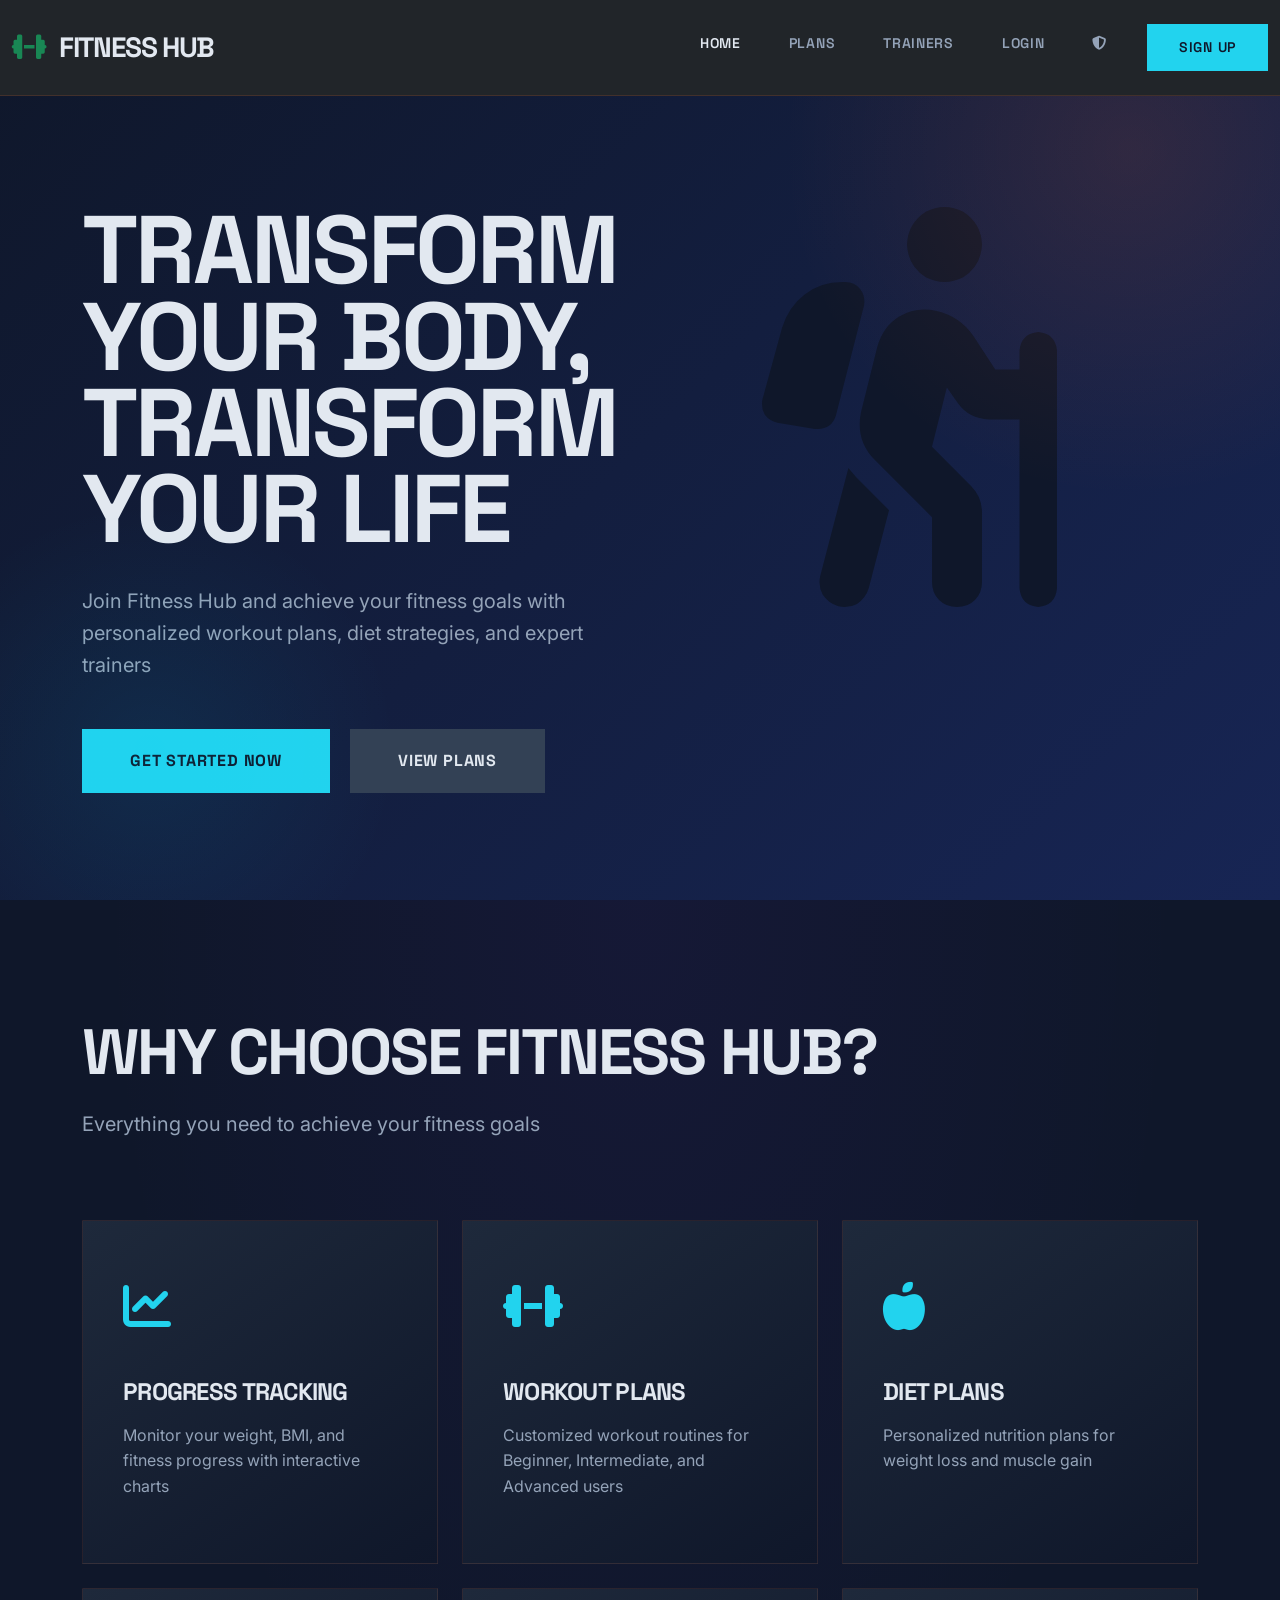
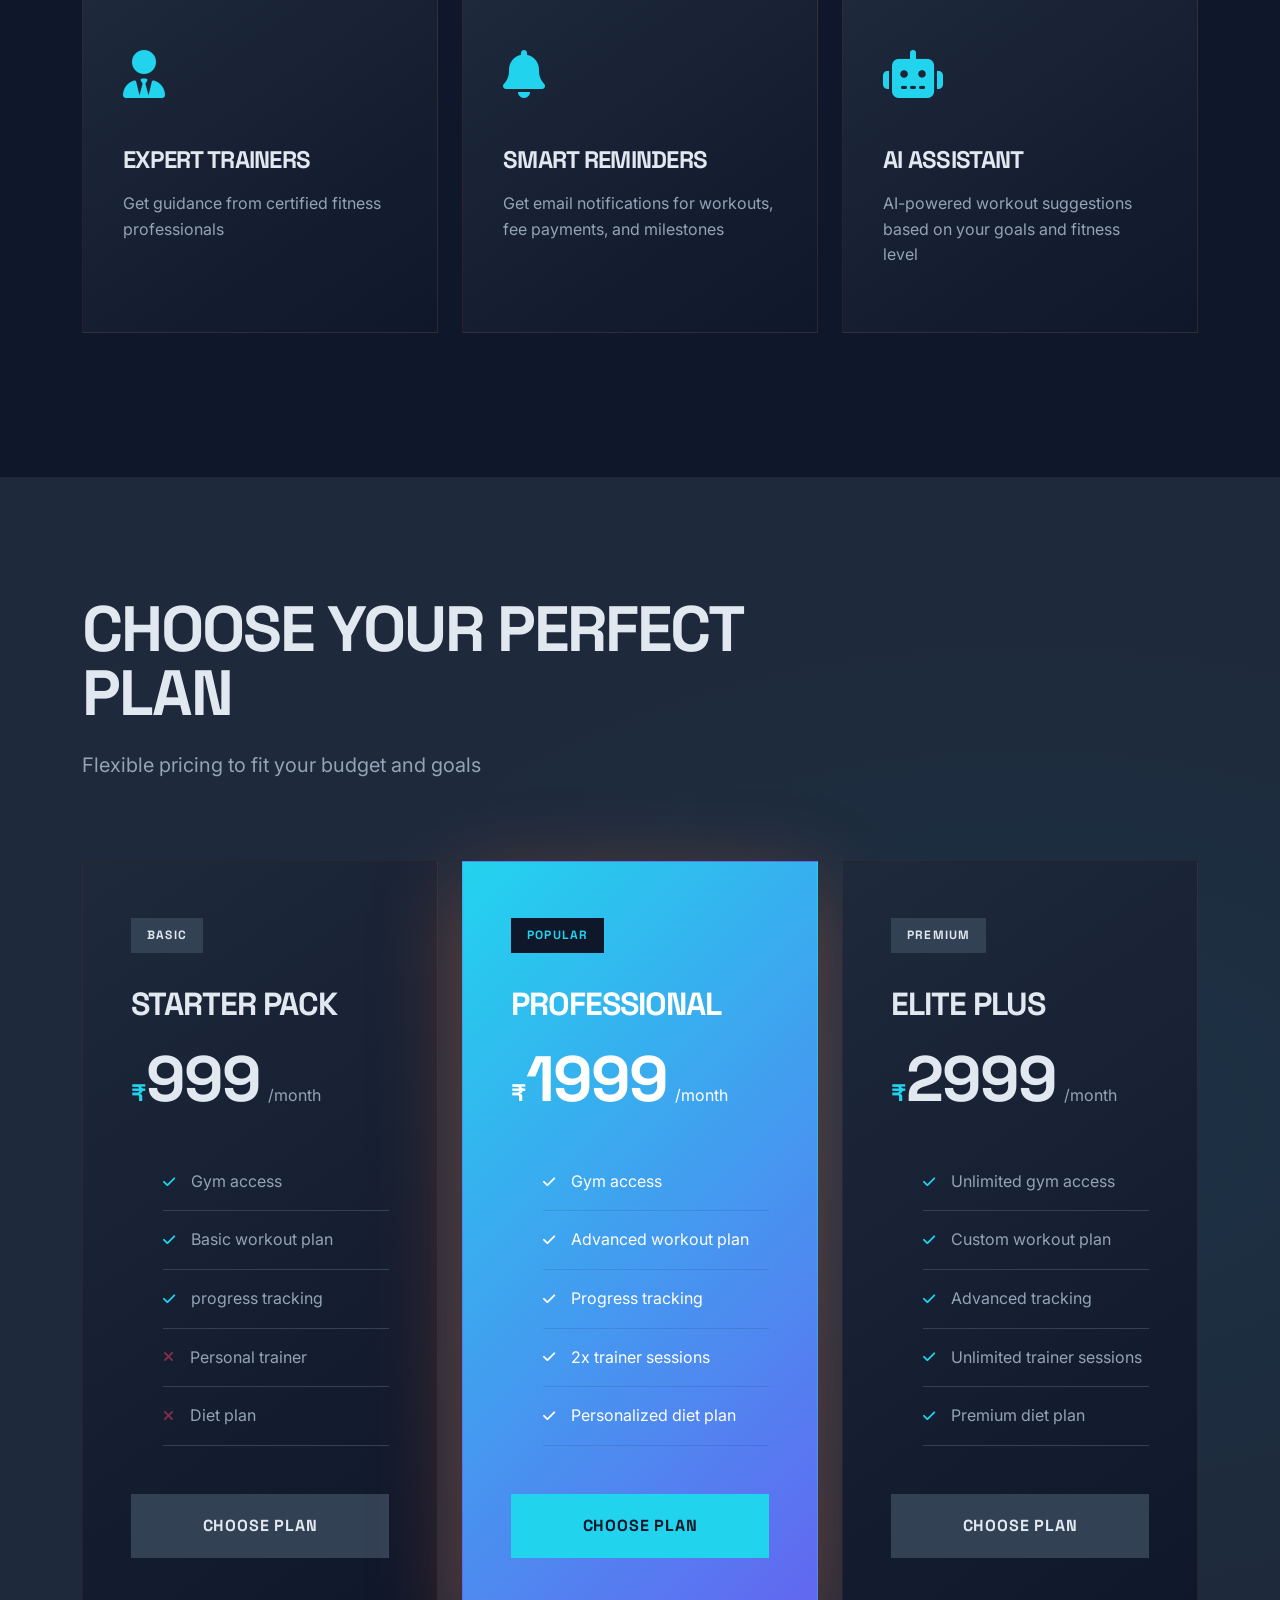
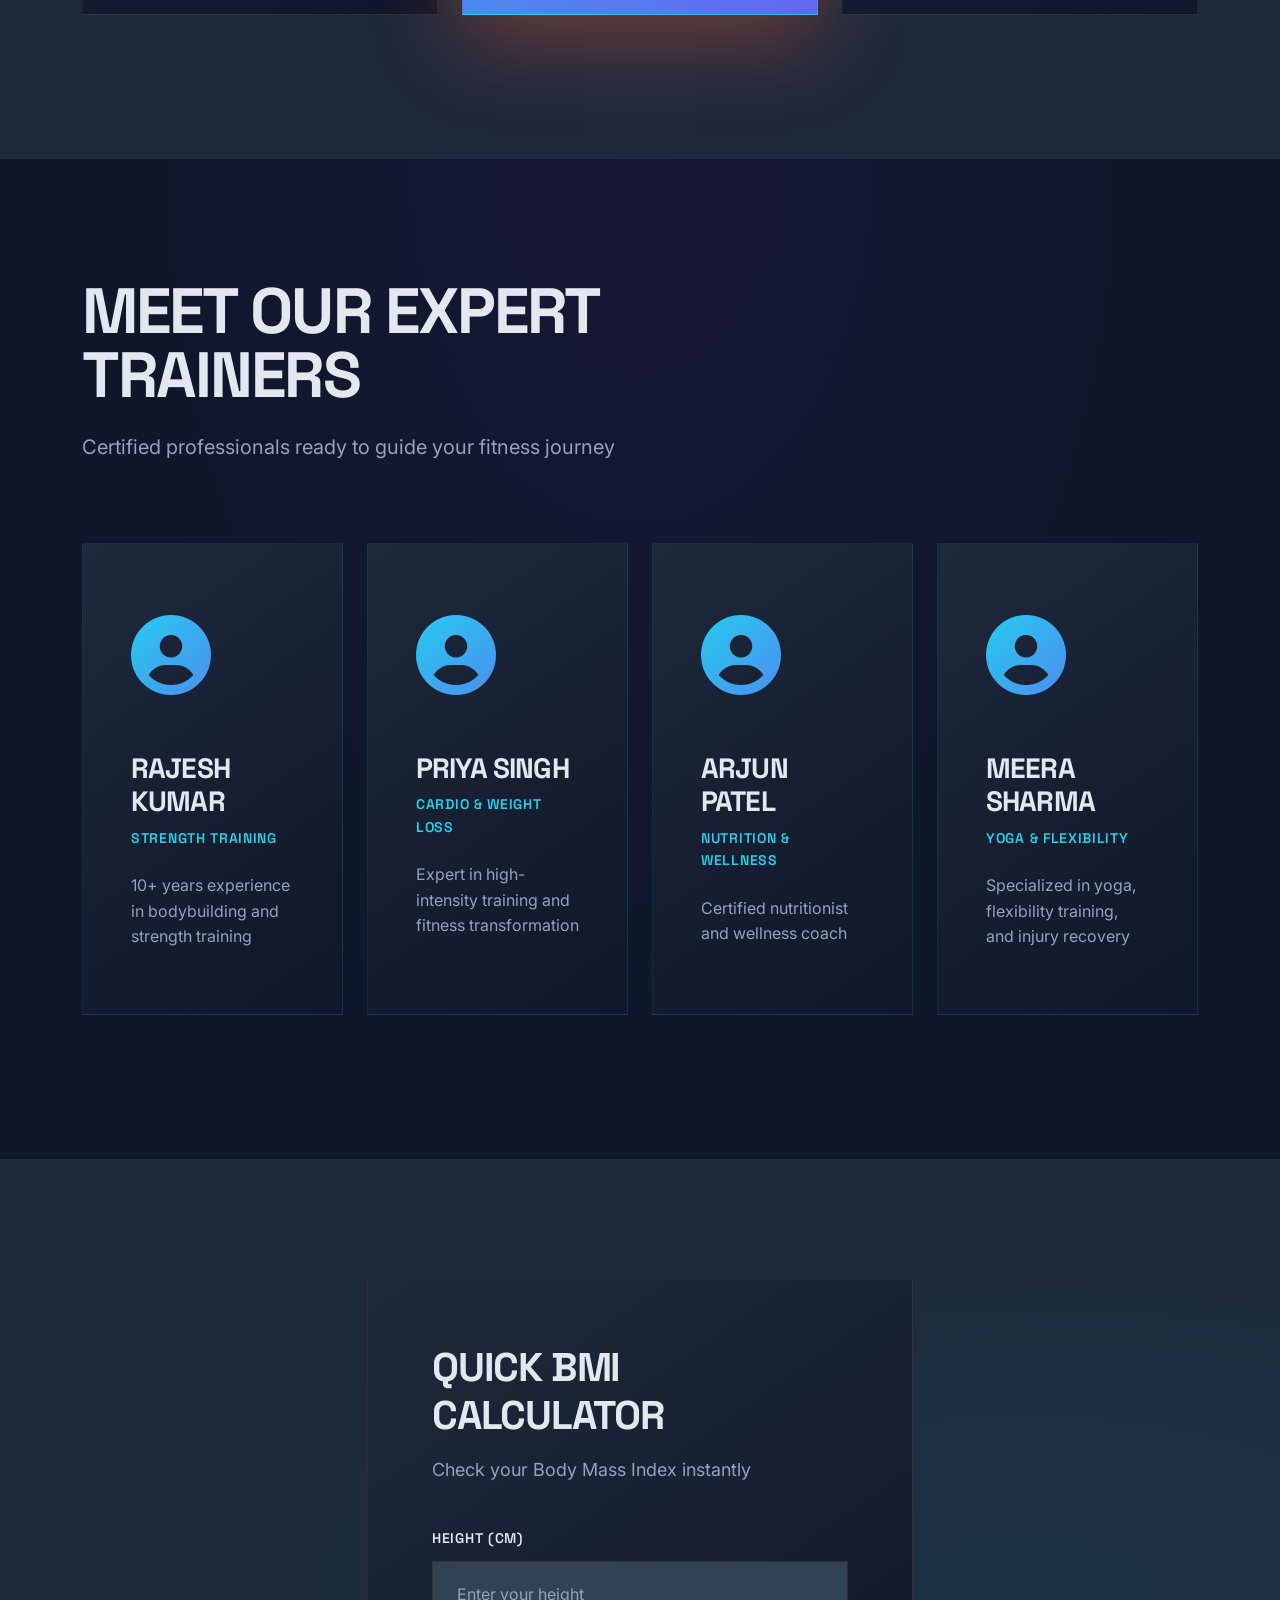
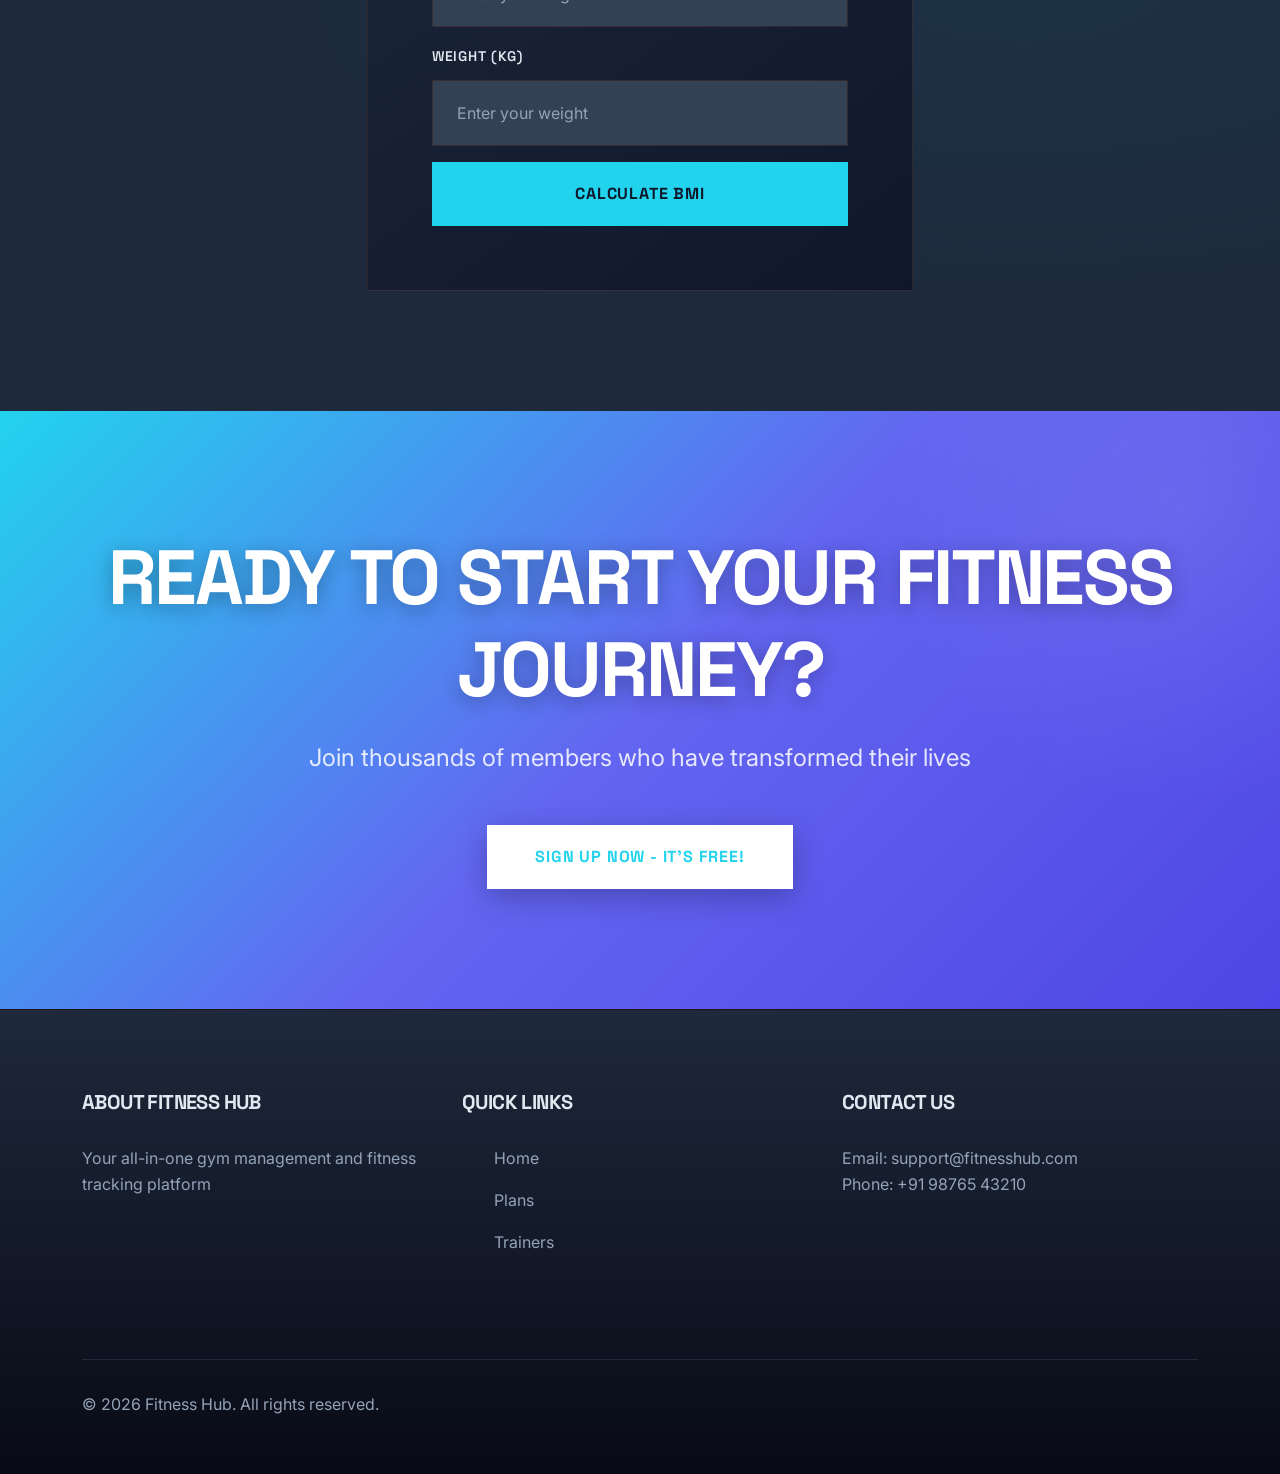
<file: index.html>
<!DOCTYPE html>
<html lang="en">
<head>
    <meta charset="UTF-8">
    <meta name="viewport" content="width=device-width, initial-scale=1.0">
    <title>Fitness Hub - Your Ultimate Gym Management System</title>
    <link href="https://cdnjs.cloudflare.com/ajax/libs/bootstrap/5.3.0/css/bootstrap.min.css" rel="stylesheet">
    <link href="https://cdnjs.cloudflare.com/ajax/libs/font-awesome/6.4.0/css/all.min.css" rel="stylesheet">
    <link rel="preconnect" href="https://fonts.googleapis.com">
    <link rel="preconnect" href="https://fonts.gstatic.com" crossorigin>
    <link href="https://fonts.googleapis.com/css2?family=Inter:wght@400;500;600&family=Space+Grotesk:wght@500;700;900&display=swap" rel="stylesheet">
    <!-- Supabase script removed -->
    <link href="assets/css/style.css" rel="stylesheet">
</head>
<body>
    <!-- Navigation Bar -->
    <nav class="navbar navbar-expand-lg navbar-dark bg-dark fixed-top navbar-custom">
        <div class="container-fluid">
            <a class="navbar-brand" href="index.html">
                <i class="fas fa-dumbbell text-success"></i> <strong>Fitness Hub</strong>
            </a>
            <button class="navbar-toggler" type="button" data-bs-toggle="collapse" data-bs-target="#navbarNav" aria-label="Toggle navigation" title="Toggle navigation">
                <span class="navbar-toggler-icon"></span>
            </button>
            <div class="collapse navbar-collapse" id="navbarNav">
                <ul class="navbar-nav ms-auto">
                    <li class="nav-item"><a class="nav-link active" href="index.html">Home</a></li>
                    <li class="nav-item"><a class="nav-link" href="#plans">Plans</a></li>
                    <li class="nav-item"><a class="nav-link" href="#trainers">Trainers</a></li>
                    <li class="nav-item" id="navLogin"><a class="nav-link" href="pages/login.html">Login</a></li>
                    <li class="nav-item" id="navAdmin"><a class="nav-link" href="pages/admin-login.html" title="Admin Panel"><i class="fas fa-shield-alt"></i></a></li>
                    <li class="nav-item" id="navRegister"><a class="nav-link btn-register" href="pages/register.html">Sign Up</a></li>
                </ul>
            </div>
        </div>
    </nav>

    <!-- Hero Section -->
    <section class="hero-section">
        <div class="container h-100 d-flex align-items-center">
            <div class="row w-100">
                <div class="col-lg-6 d-flex flex-column justify-content-center">
                    <h1 class="hero-title">Transform Your Body, Transform Your Life</h1>
                    <p class="hero-subtitle">Join Fitness Hub and achieve your fitness goals with personalized workout plans, diet strategies, and expert trainers</p>
                    <div class="hero-buttons">
                        <a href="pages/register.html" class="btn btn-success btn-lg">Get Started Now</a>
                        <a href="#plans" class="btn btn-outline-success btn-lg ms-3">View Plans</a>
                    </div>
                </div>
                <div class="col-lg-6 d-none d-lg-flex justify-content-center">
                    <div class="hero-image-box">
                        <i class="fas fa-person-hiking"></i>
                    </div>
                </div>
            </div>
        </div>
    </section>

    <!-- Features Section -->
    <section class="features-section">
        <div class="container">
            <div class="section-header">
                <h2>Why Choose Fitness Hub?</h2>
                <p>Everything you need to achieve your fitness goals</p>
            </div>
            <div class="row">
                <div class="col-md-4 mb-4">
                    <div class="feature-card">
                        <div class="feature-icon">
                            <i class="fas fa-chart-line"></i>
                        </div>
                        <h5>Progress Tracking</h5>
                        <p>Monitor your weight, BMI, and fitness progress with interactive charts</p>
                    </div>
                </div>
                <div class="col-md-4 mb-4">
                    <div class="feature-card">
                        <div class="feature-icon">
                            <i class="fas fa-dumbbell"></i>
                        </div>
                        <h5>Workout Plans</h5>
                        <p>Customized workout routines for Beginner, Intermediate, and Advanced users</p>
                    </div>
                </div>
                <div class="col-md-4 mb-4">
                    <div class="feature-card">
                        <div class="feature-icon">
                            <i class="fas fa-apple-alt"></i>
                        </div>
                        <h5>Diet Plans</h5>
                        <p>Personalized nutrition plans for weight loss and muscle gain</p>
                    </div>
                </div>
                <div class="col-md-4 mb-4">
                    <div class="feature-card">
                        <div class="feature-icon">
                            <i class="fas fa-user-tie"></i>
                        </div>
                        <h5>Expert Trainers</h5>
                        <p>Get guidance from certified fitness professionals</p>
                    </div>
                </div>
                <div class="col-md-4 mb-4">
                    <div class="feature-card">
                        <div class="feature-icon">
                            <i class="fas fa-bell"></i>
                        </div>
                        <h5>Smart Reminders</h5>
                        <p>Get email notifications for workouts, fee payments, and milestones</p>
                    </div>
                </div>
                <div class="col-md-4 mb-4">
                    <div class="feature-card">
                        <div class="feature-icon">
                            <i class="fas fa-robot"></i>
                        </div>
                        <h5>AI Assistant</h5>
                        <p>AI-powered workout suggestions based on your goals and fitness level</p>
                    </div>
                </div>
            </div>
        </div>
    </section>

    <!-- Membership Plans Section -->
    <section class="plans-section" id="plans">
        <div class="container">
            <div class="section-header">
                <h2>Choose Your Perfect Plan</h2>
                <p>Flexible pricing to fit your budget and goals</p>
            </div>
            <div class="row">
                <div class="col-md-4 mb-4">
                    <div class="plan-card">
                        <div class="plan-badge">Basic</div>
                        <h5 class="plan-name">Starter Pack</h5>
                        <div class="plan-price">
                            <span class="currency">₹</span>
                            <span class="amount">999</span>
                            <span class="period">/month</span>
                        </div>
                        <ul class="plan-features">
                            <li><i class="fas fa-check"></i> Gym access</li>
                            <li><i class="fas fa-check"></i> Basic workout plan</li>
                            <li><i class="fas fa-check"></i> progress tracking</li>
                            <li><i class="fas fa-times"></i> Personal trainer</li>
                            <li><i class="fas fa-times"></i> Diet plan</li>
                        </ul>
                        <button class="btn btn-outline-success w-100" onclick="goToRegister()">Choose Plan</button>
                    </div>
                </div>
                <div class="col-md-4 mb-4">
                    <div class="plan-card popular">
                        <div class="plan-badge popular-badge">Popular</div>
                        <h5 class="plan-name">Professional</h5>
                        <div class="plan-price">
                            <span class="currency">₹</span>
                            <span class="amount">1999</span>
                            <span class="period">/month</span>
                        </div>
                        <ul class="plan-features">
                            <li><i class="fas fa-check"></i> Gym access</li>
                            <li><i class="fas fa-check"></i> Advanced workout plan</li>
                            <li><i class="fas fa-check"></i> Progress tracking</li>
                            <li><i class="fas fa-check"></i> 2x trainer sessions</li>
                            <li><i class="fas fa-check"></i> Personalized diet plan</li>
                        </ul>
                        <button class="btn btn-success w-100" onclick="goToRegister()">Choose Plan</button>
                    </div>
                </div>
                <div class="col-md-4 mb-4">
                    <div class="plan-card">
                        <div class="plan-badge">Premium</div>
                        <h5 class="plan-name">Elite Plus</h5>
                        <div class="plan-price">
                            <span class="currency">₹</span>
                            <span class="amount">2999</span>
                            <span class="period">/month</span>
                        </div>
                        <ul class="plan-features">
                            <li><i class="fas fa-check"></i> Unlimited gym access</li>
                            <li><i class="fas fa-check"></i> Custom workout plan</li>
                            <li><i class="fas fa-check"></i> Advanced tracking</li>
                            <li><i class="fas fa-check"></i> Unlimited trainer sessions</li>
                            <li><i class="fas fa-check"></i> Premium diet plan</li>
                        </ul>
                        <button class="btn btn-outline-success w-100" onclick="goToRegister()">Choose Plan</button>
                    </div>
                </div>
            </div>
        </div>
    </section>

    <!-- Trainers Section -->
    <section class="trainers-section" id="trainers">
        <div class="container">
            <div class="section-header">
                <h2>Meet Our Expert Trainers</h2>
                <p>Certified professionals ready to guide your fitness journey</p>
            </div>
            <div class="row">
                <div class="col-md-3 mb-4">
                    <div class="trainer-card">
                        <div class="trainer-avatar">
                            <i class="fas fa-user-circle"></i>
                        </div>
                        <h5>Rajesh Kumar</h5>
                        <p class="trainer-specialty">Strength Training</p>
                        <p class="trainer-bio">10+ years experience in bodybuilding and strength training</p>
                    </div>
                </div>
                <div class="col-md-3 mb-4">
                    <div class="trainer-card">
                        <div class="trainer-avatar">
                            <i class="fas fa-user-circle"></i>
                        </div>
                        <h5>Priya Singh</h5>
                        <p class="trainer-specialty">Cardio & Weight Loss</p>
                        <p class="trainer-bio">Expert in high-intensity training and fitness transformation</p>
                    </div>
                </div>
                <div class="col-md-3 mb-4">
                    <div class="trainer-card">
                        <div class="trainer-avatar">
                            <i class="fas fa-user-circle"></i>
                        </div>
                        <h5>Arjun Patel</h5>
                        <p class="trainer-specialty">Nutrition & Wellness</p>
                        <p class="trainer-bio">Certified nutritionist and wellness coach</p>
                    </div>
                </div>
                <div class="col-md-3 mb-4">
                    <div class="trainer-card">
                        <div class="trainer-avatar">
                            <i class="fas fa-user-circle"></i>
                        </div>
                        <h5>Meera Sharma</h5>
                        <p class="trainer-specialty">Yoga & Flexibility</p>
                        <p class="trainer-bio">Specialized in yoga, flexibility training, and injury recovery</p>
                    </div>
                </div>
            </div>
        </div>
    </section>

    <!-- BMI Calculator Section -->
    <section class="bmi-section">
        <div class="container">
            <div class="row justify-content-center">
                <div class="col-md-6">
                    <div class="bmi-calculator">
                        <h3>Quick BMI Calculator</h3>
                        <p>Check your Body Mass Index instantly</p>
                        <form id="bmiForm">
                            <div class="mb-3">
                                <label for="height" class="form-label">Height (cm)</label>
                                <input type="number" class="form-control" id="height" placeholder="Enter your height" required>
                            </div>
                            <div class="mb-3">
                                <label for="weight" class="form-label">Weight (kg)</label>
                                <input type="number" class="form-control" id="weight" placeholder="Enter your weight" required>
                            </div>
                            <button type="button" class="btn btn-success w-100" onclick="calculateBMI()">Calculate BMI</button>
                        </form>
                        <div id="bmiResult" class="bmi-result"></div>
                    </div>
                </div>
            </div>
        </div>
    </section>

    <!-- CTA Section -->
    <section class="cta-section">
        <div class="container text-center">
            <h2>Ready to Start Your Fitness Journey?</h2>
            <p>Join thousands of members who have transformed their lives</p>
            <a href="pages/register.html" class="btn btn-success btn-lg">Sign Up Now - It's Free!</a>
        </div>
    </section>

    <!-- Footer -->
    <footer class="footer">
        <div class="container">
            <div class="row">
                <div class="col-md-4 mb-4">
                    <h6>About Fitness Hub</h6>
                    <p>Your all-in-one gym management and fitness tracking platform</p>
                </div>
                <div class="col-md-4 mb-4">
                    <h6>Quick Links</h6>
                    <ul>
                        <li><a href="index.html">Home</a></li>
                        <li><a href="#plans">Plans</a></li>
                        <li><a href="#trainers">Trainers</a></li>
                    </ul>
                </div>
                <div class="col-md-4 mb-4">
                    <h6>Contact Us</h6>
                    <p>Email: support@fitnesshub.com<br>Phone: +91 98765 43210</p>
                </div>
            </div>
            <div class="footer-bottom">
                <p>&copy; 2026 Fitness Hub. All rights reserved.</p>
            </div>
        </div>
    </footer>

    <script src="https://cdnjs.cloudflare.com/ajax/libs/bootstrap/5.3.0/js/bootstrap.bundle.min.js"></script>
    
    <script src="assets/js/api-client.js"></script>
    <script src="assets/js/script.js"></script>
</body>
</html>
</file>
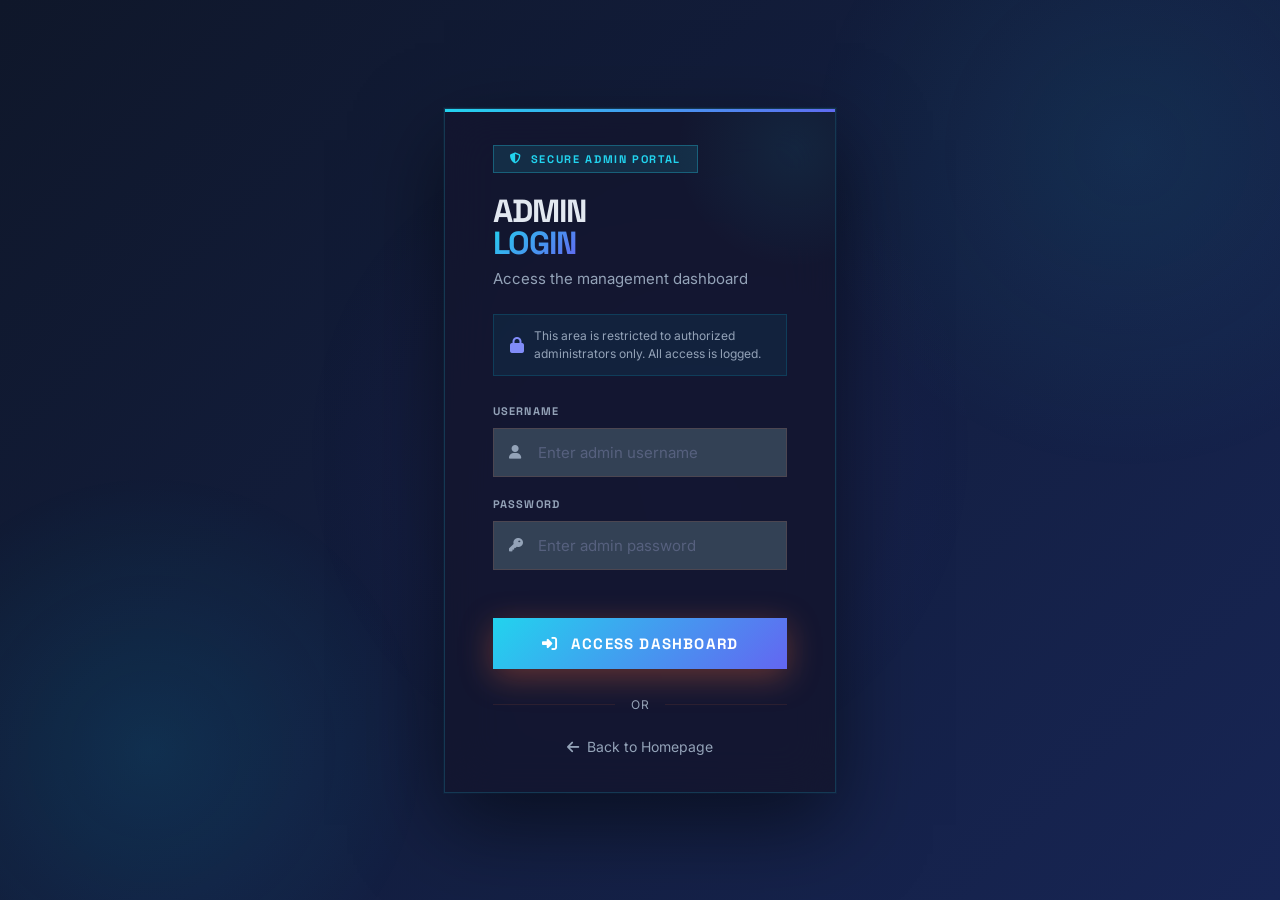
<file: pages/admin-dashboard.html>
<!DOCTYPE html>
<html lang="en">
<head>
    <meta charset="UTF-8">
    <meta name="viewport" content="width=device-width, initial-scale=1.0">
    <title>Admin Dashboard - Fitness Hub</title>
    <link href="https://cdnjs.cloudflare.com/ajax/libs/bootstrap/5.3.0/css/bootstrap.min.css" rel="stylesheet">
    <link href="https://cdnjs.cloudflare.com/ajax/libs/font-awesome/6.4.0/css/all.min.css" rel="stylesheet">
    <link href="https://fonts.googleapis.com/css2?family=Inter:wght@400;500;600;700&family=Space+Grotesk:wght@400;700;900&display=swap" rel="stylesheet">
    <link href="../assets/css/dashboard-style.css" rel="stylesheet">
    <!-- Supabase removed -->
    <link href="../assets/css/admin-style.css" rel="stylesheet">
</head>
<body class="admin-container">
    <!-- Navigation Bar -->
    <nav class="navbar navbar-dark sticky-top admin-navbar">
        <div class="container-fluid">
            <span class="navbar-brand">
                <i class="fas fa-shield-alt"></i> Fitness Hub Admin Panel
            </span>
            <button class="btn btn-outline-danger" onclick="adminLogout()">
                <i class="fas fa-sign-out-alt"></i> Logout
            </button>
        </div>
    </nav>

    <div class="container-fluid admin-section">
        <!-- Admin Header -->
        <div class="admin-header">
            <h2><i class="fas fa-chart-line"></i> Management Dashboard</h2>
            <p>Monitor and manage all users, trainers, and fitness programs</p>
        </div>

        <!-- Statistics -->
        <div class="row mb-4">
            <div class="col-md-3">
                <div class="stat-box">
                    <i class="fas fa-users stats-icon-users"></i>
                    <h3 id="totalUsers">0</h3>
                    <p>Total Users</p>
                </div>
            </div>
            <div class="col-md-3">
                <div class="stat-box">
                    <i class="fas fa-user-check stats-icon-active"></i>
                    <h3 id="activeUsers">0</h3>
                    <p>Active Users</p>
                </div>
            </div>
            <div class="col-md-3">
                <div class="stat-box">
                    <i class="fas fa-crown stats-icon-premium"></i>
                    <h3 id="premiumUsers">0</h3>
                    <p>Premium Members</p>
                </div>
            </div>
            <div class="col-md-3">
                <div class="stat-box">
                    <i class="fas fa-chart-area stats-icon-revenue"></i>
                    <h3 id="totalRevenue">₹0</h3>
                    <p>Total Revenue</p>
                </div>
            </div>
        </div>

        <!-- Users Management with Tabs -->
        <div class="row">
            <div class="col-lg-12">
                <div class="admin-panel">
                    <div class="panel-header">
                        <h4><i class="fas fa-users"></i> User Management</h4>
                        <button class="btn btn-sm btn-outline-success" onclick="loadAllUsers()" title="Refresh">
                            <i class="fas fa-sync"></i> Refresh
                        </button>
                    </div>
                    
                    <ul class="nav nav-tabs" role="tablist">
                        <li class="nav-item" role="presentation">
                            <button class="nav-link active" id="users-tab" data-bs-toggle="tab" data-bs-target="#users-content" type="button" role="tab" aria-selected="true">
                                <i class="fas fa-list"></i> All Users
                            </button>
                        </li>
                        <li class="nav-item" role="presentation">
                            <button class="nav-link" id="active-members-tab" data-bs-toggle="tab" data-bs-target="#active-members-content" type="button" role="tab" aria-selected="false">
                                <i class="fas fa-check-circle text-success"></i> Active Members
                            </button>
                        </li>
                        <li class="nav-item" role="presentation">
                            <button class="nav-link" id="pending-members-tab" data-bs-toggle="tab" data-bs-target="#pending-members-content" type="button" role="tab" aria-selected="false">
                                <i class="fas fa-clock text-warning"></i> Pending Members
                            </button>
                        </li>
                        <li class="nav-item" role="presentation">
                            <button class="nav-link" id="diet-tab" data-bs-toggle="tab" data-bs-target="#diet-content" type="button" role="tab" aria-selected="false">
                                <i class="fas fa-utensils"></i> Diet Plans
                            </button>
                        </li>
                        <li class="nav-item" role="presentation">
                            <button class="nav-link" id="workouts-tab" data-bs-toggle="tab" data-bs-target="#workouts-content" type="button" role="tab" aria-selected="false">
                                <i class="fas fa-dumbbell"></i> Workout Plans
                            </button>
                        </li>
                    </ul>

                    <div class="tab-content pt-4">
                        <!-- Users Tab -->
                        <div class="tab-pane fade show active" id="users-content" role="tabpanel">
                            <div id="usersContainer">
                                <!-- Users will be loaded here -->
                            </div>
                            <div id="noUsersMessage" class="alert alert-brutalist">
                                <i class="fas fa-info-circle"></i> No users registered yet.
                            </div>
                        </div>

                        <div class="tab-pane fade" id="active-members-content" role="tabpanel">
                            <div class="admin-subpanel">
                                <h5 class="subpanel-title"><i class="fas fa-check-circle"></i> Active Members (Paid)</h5>
                                <div id="activeMembersContainer" class="grid-display-wide">
                                    <!-- Active members will be loaded here -->
                                </div>
                                <div id="noActiveMembersMessage" class="alert alert-brutalist">
                                    <i class="fas fa-info-circle"></i> No active members yet.
                                </div>
                            </div>
                        </div>

                        <div class="tab-pane fade" id="pending-members-content" role="tabpanel">
                            <div class="admin-subpanel">
                                <h5 class="subpanel-title"><i class="fas fa-clock"></i> Pending Members (Contact for Membership)</h5>
                                <p class="brutalist-info-text mb-4">These users have registered but haven't purchased a membership yet. You can contact them about membership options.</p>
                                <div id="pendingMembersContainer" class="grid-display-wide">
                                    <!-- Pending members will be loaded here -->
                                </div>
                                <div id="noPendingMembersMessage" class="alert alert-brutalist">
                                    <i class="fas fa-info-circle"></i> No pending members.
                                </div>
                            </div>
                        </div>

                        <div class="tab-pane fade" id="diet-content" role="tabpanel">
                            <div id="dietContainer" class="admin-subpanel">
                                <h5 class="subpanel-title"><i class="fas fa-utensils"></i> Diet Plans Overview</h5>
                                <div id="dietPlansDisplay" class="grid-display">
                                    <!-- Diet plans will be loaded here -->
                                </div>
                            </div>
                        </div>

                        <div class="tab-pane fade" id="workouts-content" role="tabpanel">
                            <div id="workoutsContainer" class="admin-subpanel">
                                <h5 class="subpanel-title"><i class="fas fa-dumbbell"></i> Workout Plans Overview</h5>
                                <div id="workoutPlansDisplay" class="grid-display">
                                    <!-- Workouts will be loaded here -->
                                </div>
                            </div>
                        </div>
                    </div>
                </div>
            </div>
        </div>
    </div>

    <!-- Edit User Modal -->
    <div class="modal fade" id="editUserModal" tabindex="-1">
        <div class="modal-dialog modal-xl modal-dialog-centered modal-dialog-scrollable"> <!-- XL, Centered, and Scrollable for robustness -->
            <div class="modal-content border-0">
                <div class="modal-header">
                    <h5 class="modal-title"><i class="fas fa-user-edit"></i> Manage User Profile</h5>
                    <button type="button" class="btn-close btn-close-white" data-bs-dismiss="modal" title="Close Modal" aria-label="Close"></button>
                </div>
                <div class="modal-body p-4">
                    <form id="editUserForm">
                        <div class="row g-3"> <!-- Using gap-3 for tighter spacing -->
                            
                            <!-- Primary Identity Section -->
                            <div class="col-lg-4">
                                <div class="admin-subpanel mb-0">
                                    <h6 class="text-neon-bold mb-3"><i class="fas fa-id-card"></i> Identity & Contact</h6>
                                    <div class="mb-2">
                                        <label class="form-label mb-1" for="editUserName">Full Name</label>
                                        <input type="text" class="form-control py-2" id="editUserName" disabled title="Full Name">
                                    </div>
                                    <div class="mb-2">
                                        <label class="form-label mb-1" for="editUserEmail">Email Address</label>
                                        <input type="email" class="form-control py-2" id="editUserEmail" disabled title="Email">
                                    </div>
                                    <div class="mb-2">
                                        <label class="form-label mb-1" for="editUserPhone">Phone Number</label>
                                        <input type="text" class="form-control py-2" id="editUserPhone" title="Phone">
                                    </div>
                                    <div class="mb-0">
                                        <label class="form-label mb-1" for="editUserPlan">Membership Plan</label>
                                        <select class="form-control py-2" id="editUserPlan" title="Membership Plan">
                                            <option value="starter">Starter</option>
                                            <option value="professional">Professional</option>
                                            <option value="elite">Elite</option>
                                        </select>
                                    </div>
                                </div>
                            </div>

                            <!-- Fitness Metrics Section -->
                            <div class="col-lg-4">
                                <div class="admin-subpanel mb-0">
                                    <h6 class="text-neon-bold mb-3"><i class="fas fa-heartbeat"></i> Health & Fitness</h6>
                                    <div class="row g-2 mb-2">
                                        <div class="col-6">
                                            <label class="form-label mb-1" for="editUserAge">Age</label>
                                            <input type="number" class="form-control py-2" id="editUserAge" title="Age">
                                        </div>
                                        <div class="col-6">
                                            <label class="form-label mb-1" for="editUserGender">Gender</label>
                                            <select class="form-control py-2" id="editUserGender" title="Gender">
                                                <option value="Male">Male</option>
                                                <option value="Female">Female</option>
                                                <option value="Other">Other</option>
                                            </select>
                                        </div>
                                    </div>
                                    <div class="row g-2 mb-1">
                                        <div class="col-6">
                                            <label class="form-label mb-1" for="editUserWeight">Weight (kg)</label>
                                            <input type="number" step="0.1" class="form-control py-2" id="editUserWeight" title="Weight">
                                        </div>
                                        <div class="col-6">
                                            <label class="form-label mb-1" for="editUserHeight">Height (cm)</label>
                                            <input type="number" step="0.1" class="form-control py-2" id="editUserHeight" title="Height">
                                        </div>
                                    </div>
                                    <div class="mb-2">
                                        <label class="form-label mb-1" for="editUserGoal">Fitness Goal</label>
                                        <input type="text" class="form-control py-2" id="editUserGoal" title="Fitness Goal">
                                    </div>
                                    <div class="mb-2">
                                        <label class="form-label mb-1" for="editUserExperience">Training Experience</label>
                                        <select class="form-control py-2" id="editUserExperience" title="Training Experience">
                                            <option value="Beginner">Beginner</option>
                                            <option value="Intermediate">Intermediate</option>
                                            <option value="Advanced">Advanced</option>
                                            <option value="Elite">Elite</option>
                                        </select>
                                    </div>
                                    <div class="mb-0">
                                        <div class="alert-brutalist p-2 rounded-0 m-0 border-0 bg-opacity-10 bg-info">
                                            <small class="text-info"><strong>BMI:</strong> <span id="editUserBMI" class="fw-bold">-</span></small>
                                        </div>
                                    </div>
                                </div>
                            </div>

                            <!-- Assignments Section -->
                            <div class="col-lg-4">
                                <div class="admin-subpanel mb-0">
                                    <h6 class="text-neon-bold mb-3"><i class="fas fa-tasks"></i> Assignments</h6>
                                    <div class="mb-2">
                                        <label class="form-label mb-1" for="editUserTrainer">Coach/Trainer</label>
                                        <select class="form-control py-2" id="editUserTrainer" title="Assign Trainer">
                                            <option value="">Select Trainer</option>
                                            <option value="Coach Rajesh">Coach Rajesh</option>
                                            <option value="Coach Amit">Coach Amit</option>
                                            <option value="Coach Priya">Coach Priya</option>
                                            <option value="Coach Vikram">Coach Vikram</option>
                                        </select>
                                    </div>
                                    <div class="mb-2">
                                        <label class="form-label mb-1" for="editUserWorkout">Workout Plan</label>
                                        <select class="form-control py-2" id="editUserWorkout" title="Assign Workout Plan">
                                            <option value="">Select Workout</option>
                                            <option value="Cardio Blast">Cardio Blast</option>
                                            <option value="Strength Training">Strength Training</option>
                                            <option value="HIIT Training">HIIT Training</option>
                                            <option value="Yoga & Flexibility">Yoga & Flexibility</option>
                                        </select>
                                    </div>
                                    <div class="mb-2">
                                        <label class="form-label mb-1" for="editUserDiet">Diet Plan</label>
                                        <select class="form-control py-2" id="editUserDiet" title="Assign Diet Plan">
                                            <option value="">Select Diet</option>
                                            <option value="Weight Loss">Weight Loss</option>
                                            <option value="Muscle Gain">Muscle Gain</option>
                                            <option value="Balanced">Balanced Diet</option>
                                            <option value="Keto">Keto Diet</option>
                                        </select>
                                    </div>
                                    <div class="mb-0">
                                        <label class="form-label mb-1" for="editUserPerformance">Performance (1-10)</label>
                                        <input type="number" class="form-control py-2" id="editUserPerformance" min="1" max="10" title="Performance">
                                    </div>
                                </div>
                            </div>

                            <!-- Notes and Stats -->
                            <div class="col-12 mt-3">
                                <div class="admin-subpanel mb-0">
                                    <div class="row g-3">
                                        <div class="col-md-7">
                                            <label class="form-label mb-1" for="editUserNotes"><i class="fas fa-comment"></i> Progress Notes & Feedback</label>
                                            <textarea class="form-control py-2" id="editUserNotes" rows="2" placeholder="Enter notes..." title="Progress Notes"></textarea>
                                        </div>
                                        <div class="col-md-5">
                                            <div id="userStats" class="brutalist-info bg-dark bg-opacity-25 p-3 h-100 border-start border-secondary">
                                                <div class="d-flex justify-content-between mb-1 small">
                                                    <span class="text-muted">Weight Progress:</span>
                                                    <span id="weightProgress" class="text-white">-</span>
                                                </div>
                                                <div class="d-flex justify-content-between mb-1 small">
                                                    <span class="text-muted">Workouts Done:</span>
                                                    <span id="workoutsCompleted" class="text-white">-</span>
                                                </div>
                                                <div class="d-flex justify-content-between small">
                                                    <span class="text-muted">Member Since:</span>
                                                    <span id="memberSince" class="text-white">-</span>
                                                </div>
                                            </div>
                                        </div>
                                    </div>
                                </div>
                            </div>

                        </div>
                    </form>
                </div>
                <div class="modal-footer border-top border-secondary bg-dark bg-opacity-50">
                    <button type="button" class="btn btn-manage-danger" onclick="deleteUser(null, event)">
                        <i class="fas fa-trash-alt"></i> DELETE USER
                    </button>
                    <button type="button" class="btn btn-manage-secondary" data-bs-dismiss="modal">CLOSE</button>
                    <button type="button" class="btn btn-manage-success" onclick="saveUserChanges()">
                        <i class="fas fa-save"></i> SAVE CHANGES
                    </button>
                </div>
            </div>
        </div>
    </div>

    <script src="https://cdnjs.cloudflare.com/ajax/libs/bootstrap/5.3.0/js/bootstrap.bundle.min.js"></script>
    <script src="../assets/js/api-client.js"></script>
    <script src="../assets/js/admin-dashboard.js"></script>
</body>
</html>
</file>
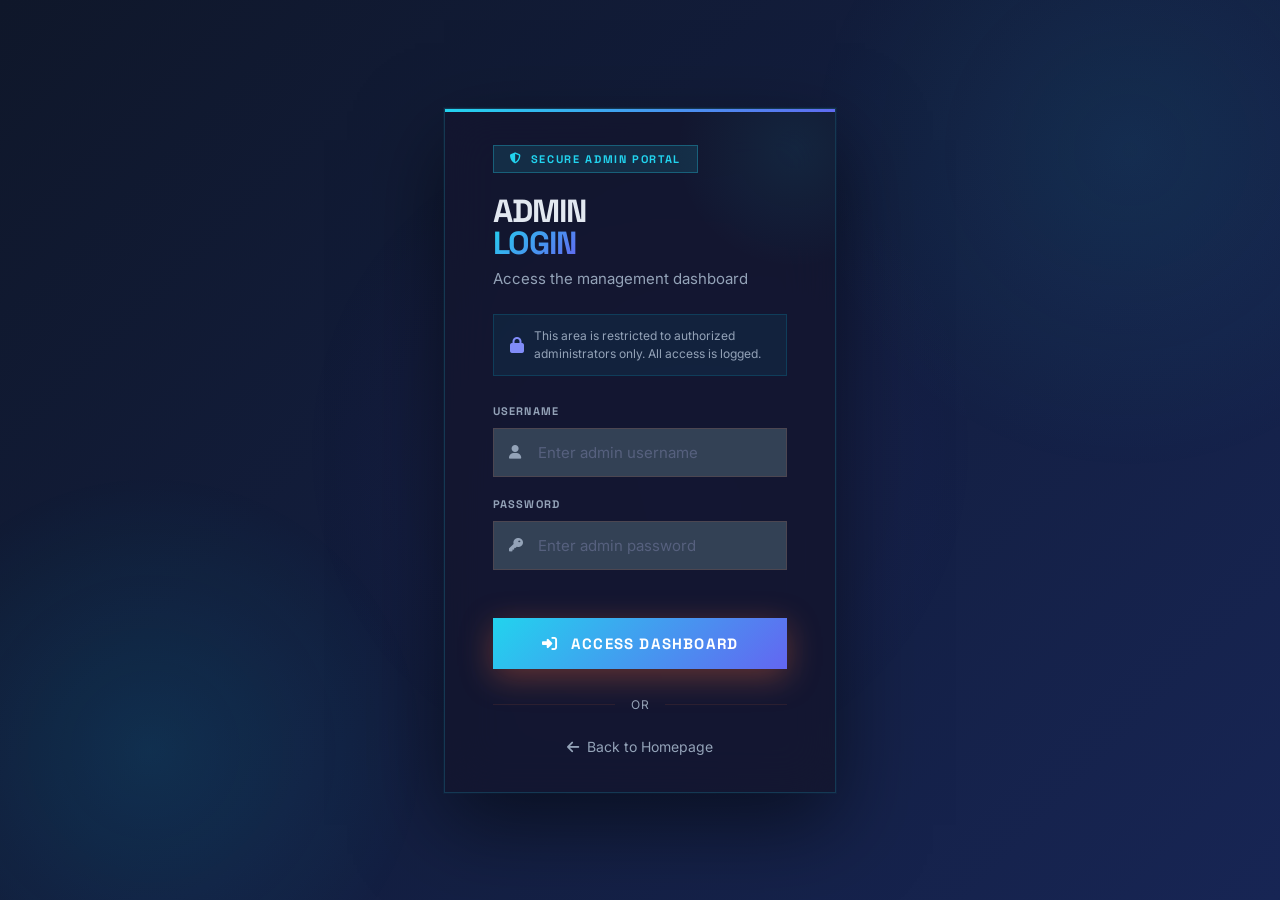
<file: pages/admin-login.html>
<!DOCTYPE html>
<html lang="en">
<head>
    <meta charset="UTF-8">
    <meta name="viewport" content="width=device-width, initial-scale=1.0">
    <title>Admin Login - Fitness Hub</title>
    <meta name="description" content="Secure admin login portal for Fitness Hub management dashboard.">
    <link href="https://cdnjs.cloudflare.com/ajax/libs/font-awesome/6.4.0/css/all.min.css" rel="stylesheet">
    <link href="https://fonts.googleapis.com/css2?family=Inter:wght@400;500;600&family=Space+Grotesk:wght@500;700;900&display=swap" rel="stylesheet">
    <style>
        *, *::before, *::after {
            margin: 0; padding: 0;
            box-sizing: border-box;
            border-radius: 0 !important;
        }

        :root {
            /* Eye-Friendly Slate-Dark base */
            --bg-base:          #0f172a; /* Slate 950 base */
            --bg-surface:       #1e293b; 
            --bg-card:          #1e293b;
            --bg-elevated:      #334155;

            /* Balanced Cyan-Blue accent */
            --accent:           #22d3ee; 
            --accent-hover:     #0891b2; 
            --accent-glow:      rgba(34, 211, 238, 0.15);
            --accent-2:         #818cf8; 
            --gradient-accent:  linear-gradient(135deg, #22d3ee, #6366f1);
            --gradient-hero:    linear-gradient(135deg, #0f172a 0%, #172554 100%);

            /* Readable off-white text */
            --text-main:        #e2e8f0; 
            --text-muted:       #94a3b8; 
            --danger:           #f43f5e; 
        }

        body {
            font-family: 'Inter', sans-serif;
            background: var(--gradient-hero);
            min-height: 100vh;
            display: flex;
            align-items: center;
            justify-content: center;
            color: var(--text-main);
            overflow-x: hidden;
            overflow-y: auto; /* Allow vertical scroll only if needed */
            position: relative;
            padding: 20px 0; /* Add space for mobile */
        }

        /* Animated background orbs */
        body::before {
            content: '';
            position: fixed;
            top: -200px; right: -200px;
            width: 700px; height: 700px;
            background: radial-gradient(circle, rgba(34, 211, 238, 0.08) 0%, transparent 65%);
            animation: float 8s ease-in-out infinite;
            pointer-events: none;
            z-index: 0;
        }

        body::after {
            content: '';
            position: fixed;
            bottom: -150px; left: -150px;
            width: 600px; height: 600px;
            background: radial-gradient(circle, rgba(0, 212, 255, 0.10) 0%, transparent 65%);
            animation: float 11s ease-in-out infinite reverse;
            pointer-events: none;
            z-index: 0;
        }

        @keyframes float {
            0%, 100% { transform: translate(0, 0) scale(1); }
            33%       { transform: translate(30px, -30px) scale(1.05); }
            66%       { transform: translate(-20px, 20px) scale(0.98); }
        }

        /* Extra orb */
        .orb-mid {
            position: fixed;
            top: 50%; left: 50%;
            transform: translate(-50%, -50%);
            width: 800px; height: 800px;
            background: radial-gradient(circle, rgba(123, 47, 247, 0.06) 0%, transparent 60%);
            pointer-events: none;
            z-index: 0;
        }

        /* ─── CARD ─────────────────────────────────────────────── */
        .login-wrapper {
            position: relative;
            z-index: 10;
            width: 100%;
            max-width: 440px;
            padding: 24px;
        }

        .login-card {
            background: rgba(19, 22, 46, 0.85);
            border: 1px solid rgba(34, 211, 238, 0.18);
            -webkit-backdrop-filter: blur(24px);
            backdrop-filter: blur(24px);
            padding: 36px 48px; /* Reduced vertical padding */
            position: relative;
            overflow: hidden;
            box-shadow:
                0 32px 80px rgba(0, 0, 0, 0.5),
                0 0 0 1px rgba(34, 211, 238, 0.05),
                inset 0 1px 0 rgba(255, 255, 255, 0.05);
        }

        /* Top gradient line */
        .login-card::before {
            content: '';
            position: absolute;
            top: 0; left: 0; right: 0;
            height: 3px;
            background: var(--gradient-accent);
        }

        /* Inner glow */
        .login-card::after {
            content: '';
            position: absolute;
            top: -80px; right: -80px;
            width: 240px; height: 240px;
            background: radial-gradient(circle, rgba(34, 211, 238, 0.08) 0%, transparent 70%);
            pointer-events: none;
        }

        /* ─── BADGE ─────────────────────────────────────────────── */
        .admin-badge {
            display: inline-flex;
            align-items: center;
            gap: 8px;
            background: rgba(34, 211, 238, 0.12);
            border: 1px solid rgba(34, 211, 238, 0.3);
            color: var(--accent);
            padding: 6px 16px;
            font-family: 'Space Grotesk', sans-serif;
            font-size: 11px;
            font-weight: 700;
            letter-spacing: 0.15em;
            text-transform: uppercase;
            margin-bottom: 22px; /* Reduced margin */
        }

        .login-header {
            margin-bottom: 26px; /* Reduced margin */
        }

        .login-header h1 {
            font-family: 'Space Grotesk', sans-serif;
            font-size: 32px;
            font-weight: 900;
            color: var(--text-main);
            letter-spacing: -0.03em;
            text-transform: uppercase;
            line-height: 1;
            margin-bottom: 10px;
        }

        .login-header h1 span {
            background: var(--gradient-accent);
            -webkit-background-clip: text;
            -webkit-text-fill-color: transparent;
            background-clip: text;
        }

        .login-header p {
            color: var(--text-muted);
            font-size: 15px;
        }

        /* ─── FORM ─────────────────────────────────────────────── */
        .form-group {
            margin-bottom: 20px;
        }

        .form-label {
            display: block;
            font-family: 'Space Grotesk', sans-serif;
            font-size: 11px;
            font-weight: 700;
            letter-spacing: 0.1em;
            text-transform: uppercase;
            color: var(--text-muted);
            margin-bottom: 10px;
        }

        .input-wrap {
            position: relative;
        }

        .input-icon {
            position: absolute;
            left: 16px;
            top: 50%;
            transform: translateY(-50%);
            color: var(--text-muted);
            font-size: 14px;
            transition: color 0.2s;
        }

        .form-control {
            width: 100%;
            background: var(--bg-elevated) !important;
            border: 1px solid rgba(255, 107, 53, 0.12) !important;
            color: var(--text-main) !important;
            padding: 14px 16px 14px 44px !important;
            font-size: 15px;
            font-family: 'Inter', sans-serif;
            outline: none;
            transition: border-color 0.2s, box-shadow 0.2s, background 0.2s;
        }

        .form-control::placeholder {
            color: rgba(122, 128, 168, 0.5);
        }

        .form-control:focus {
            background: #1f2550 !important;
            border-color: var(--accent) !important;
            box-shadow: 0 0 0 3px rgba(255, 107, 53, 0.15) !important;
        }

        .form-control:focus + .input-icon,
        .input-wrap:focus-within .input-icon {
            color: var(--accent);
        }

        /* ─── BUTTON ────────────────────────────────────────────── */
        .btn-login {
            width: 100%;
            background: var(--gradient-accent);
            color: #fff;
            border: none;
            padding: 16px;
            font-family: 'Space Grotesk', sans-serif;
            font-size: 15px;
            font-weight: 700;
            letter-spacing: 0.08em;
            text-transform: uppercase;
            cursor: pointer;
            margin-top: 28px;
            position: relative;
            overflow: hidden;
            transition: transform 0.2s, box-shadow 0.2s;
            box-shadow: 0 8px 32px rgba(255, 107, 53, 0.35);
        }

        .btn-login::before {
            content: '';
            position: absolute;
            inset: 0;
            background: linear-gradient(135deg, rgba(255,255,255,0.12), transparent);
            opacity: 0;
            transition: opacity 0.2s;
        }

        .btn-login:hover {
            transform: translateY(-3px);
            box-shadow: 0 16px 48px rgba(255, 107, 53, 0.45);
        }

        .btn-login:hover::before { opacity: 1; }

        .btn-login:active {
            transform: translateY(0);
            box-shadow: 0 4px 16px rgba(255, 107, 53, 0.3);
        }

        .btn-login i { margin-right: 8px; }

        /* ─── DIVIDER ───────────────────────────────────────────── */
        .divider {
            display: flex;
            align-items: center;
            gap: 16px;
            margin: 28px 0 24px;
        }

        .divider::before, .divider::after {
            content: '';
            flex: 1;
            height: 1px;
            background: rgba(255, 107, 53, 0.1);
        }

        .divider span {
            color: var(--text-muted);
            font-size: 12px;
            text-transform: uppercase;
            letter-spacing: 0.08em;
        }

        /* ─── FOOTER LINK ──────────────────────────────────────── */
        .card-footer-link {
            text-align: center;
        }

        .card-footer-link a {
            color: var(--text-muted);
            text-decoration: none;
            font-size: 14px;
            display: inline-flex;
            align-items: center;
            gap: 8px;
            transition: color 0.2s;
        }

        .card-footer-link a:hover {
            color: var(--accent);
        }

        /* ─── ALERT ─────────────────────────────────────────────── */
        .alert-box {
            padding: 12px 16px;
            background: rgba(255, 68, 68, 0.1);
            border: 1px solid rgba(255, 68, 68, 0.3);
            color: #ff6b6b;
            font-size: 13px;
            margin-bottom: 20px;
            display: none;
            align-items: center;
            gap: 10px;
        }

        .alert-box.show { display: flex; }

        /* ─── SECURITY INFO ─────────────────────────────────────── */
        .security-info {
            display: flex;
            align-items: center;
            gap: 10px;
            background: rgba(0, 212, 255, 0.06);
            border: 1px solid rgba(0, 212, 255, 0.15);
            padding: 12px 16px;
            margin-bottom: 28px;
        }

        .security-info i {
            color: var(--accent-2);
            font-size: 16px;
            flex-shrink: 0;
        }

        .security-info span {
            color: var(--text-muted);
            font-size: 12px;
            line-height: 1.5;
        }

        /* ─── RESPONSIVE ────────────────────────────────────────── */
        @media (max-width: 480px) {
            .login-card { padding: 36px 28px; }
            .login-header h1 { font-size: 26px; }
        }
    </style>
</head>
<body>
    <div class="orb-mid"></div>

    <div class="login-wrapper">
        <div class="login-card">

            <!-- Badge -->
            <div>
                <span class="admin-badge">
                    <i class="fas fa-shield-alt"></i> Secure Admin Portal
                </span>
            </div>

            <!-- Header -->
            <div class="login-header">
                <h1>ADMIN<br><span>LOGIN</span></h1>
                <p>Access the management dashboard</p>
            </div>

            <!-- Security notice -->
            <div class="security-info">
                <i class="fas fa-lock"></i>
                <span>This area is restricted to authorized administrators only. All access is logged.</span>
            </div>

            <!-- Error Alert -->
            <div class="alert-box" id="alertBox">
                <i class="fas fa-exclamation-circle"></i>
                <span id="alertMsg">Invalid credentials</span>
            </div>

            <!-- Form -->
            <form id="adminLoginForm">
                <div class="form-group">
                    <label class="form-label" for="adminUsername">Username</label>
                    <div class="input-wrap">
                        <input
                            type="text"
                            class="form-control"
                            id="adminUsername"
                            placeholder="Enter admin username"
                            autocomplete="username"
                            required>
                        <i class="fas fa-user input-icon"></i>
                    </div>
                </div>

                <div class="form-group">
                    <label class="form-label" for="adminPassword">Password</label>
                    <div class="input-wrap">
                        <input
                            type="password"
                            class="form-control"
                            id="adminPassword"
                            placeholder="Enter admin password"
                            autocomplete="current-password"
                            required>
                        <i class="fas fa-key input-icon"></i>
                    </div>
                </div>

                <button type="button" class="btn-login" id="loginBtn" onclick="adminLogin()">
                    <i class="fas fa-sign-in-alt"></i> Access Dashboard
                </button>
            </form>

            <!-- Divider + back link -->
            <div class="divider"><span>or</span></div>

            <div class="card-footer-link">
                <a href="../index.html">
                    <i class="fas fa-arrow-left"></i> Back to Homepage
                </a>
            </div>

        </div>
    </div>

    <script>
        const ADMIN_DB_KEY = 'fitnesshub_admins';
        const ADMIN_SESSION_KEY = 'fitnesshub_admin_session';

        function showAlert(msg) {
            const box = document.getElementById('alertBox');
            document.getElementById('alertMsg').textContent = msg;
            box.classList.add('show');
        }

        function hideAlert() {
            document.getElementById('alertBox').classList.remove('show');
        }

        function getAdminDatabase() {
            const stored = localStorage.getItem(ADMIN_DB_KEY);
            if (stored) {
                try {
                    const parsed = JSON.parse(stored);
                    if (parsed && Object.keys(parsed).length > 0) return parsed;
                } catch (e) { /* fallthrough */ }
            }
            return {
                'admin': {
                    password: 'admin123',
                    email: 'admin@fitnesshub.com',
                    fullName: 'Administrator',
                    createdAt: new Date().toISOString(),
                    isActive: true
                }
            };
        }

        function adminLogin() {
            hideAlert();
            const username = document.getElementById('adminUsername').value.trim();
            const password = document.getElementById('adminPassword').value;
            const btn = document.getElementById('loginBtn');

            if (!username || !password) {
                showAlert('Please enter both username and password.');
                return;
            }

            // Loading state
            btn.innerHTML = '<i class="fas fa-spinner fa-spin"></i> Verifying...';
            btn.disabled = true;

            setTimeout(() => {
                const admins = getAdminDatabase();
                const adminData = admins[username];

                if (!adminData) {
                    showAlert('Admin user not found. Please check your username.');
                    btn.innerHTML = '<i class="fas fa-sign-in-alt"></i> Access Dashboard';
                    btn.disabled = false;
                    return;
                }

                if (adminData.password !== password) {
                    showAlert('Invalid password. Please try again.');
                    btn.innerHTML = '<i class="fas fa-sign-in-alt"></i> Access Dashboard';
                    btn.disabled = false;
                    return;
                }

                const adminSession = {
                    username,
                    email: adminData.email,
                    fullName: adminData.fullName,
                    loginTime: new Date().toISOString(),
                    role: 'admin',
                    isAuthenticated: true,
                    sessionId: 'admin_' + Date.now()
                };

                localStorage.setItem(ADMIN_SESSION_KEY, JSON.stringify(adminSession));
                btn.innerHTML = '<i class="fas fa-check"></i> Access Granted!';
                setTimeout(() => {
                    window.location.href = 'admin-dashboard.html';
                }, 500);
            }, 600);
        }

        document.addEventListener('DOMContentLoaded', () => {
            const session = localStorage.getItem(ADMIN_SESSION_KEY);
            if (session) {
                try {
                    if (JSON.parse(session).isAuthenticated) {
                        window.location.href = 'admin-dashboard.html';
                    }
                } catch (e) {
                    localStorage.removeItem(ADMIN_SESSION_KEY);
                }
            }
        });

        document.getElementById('adminLoginForm').addEventListener('keypress', (e) => {
            if (e.key === 'Enter') { e.preventDefault(); adminLogin(); }
        });
    </script>
</body>
</html>
</file>
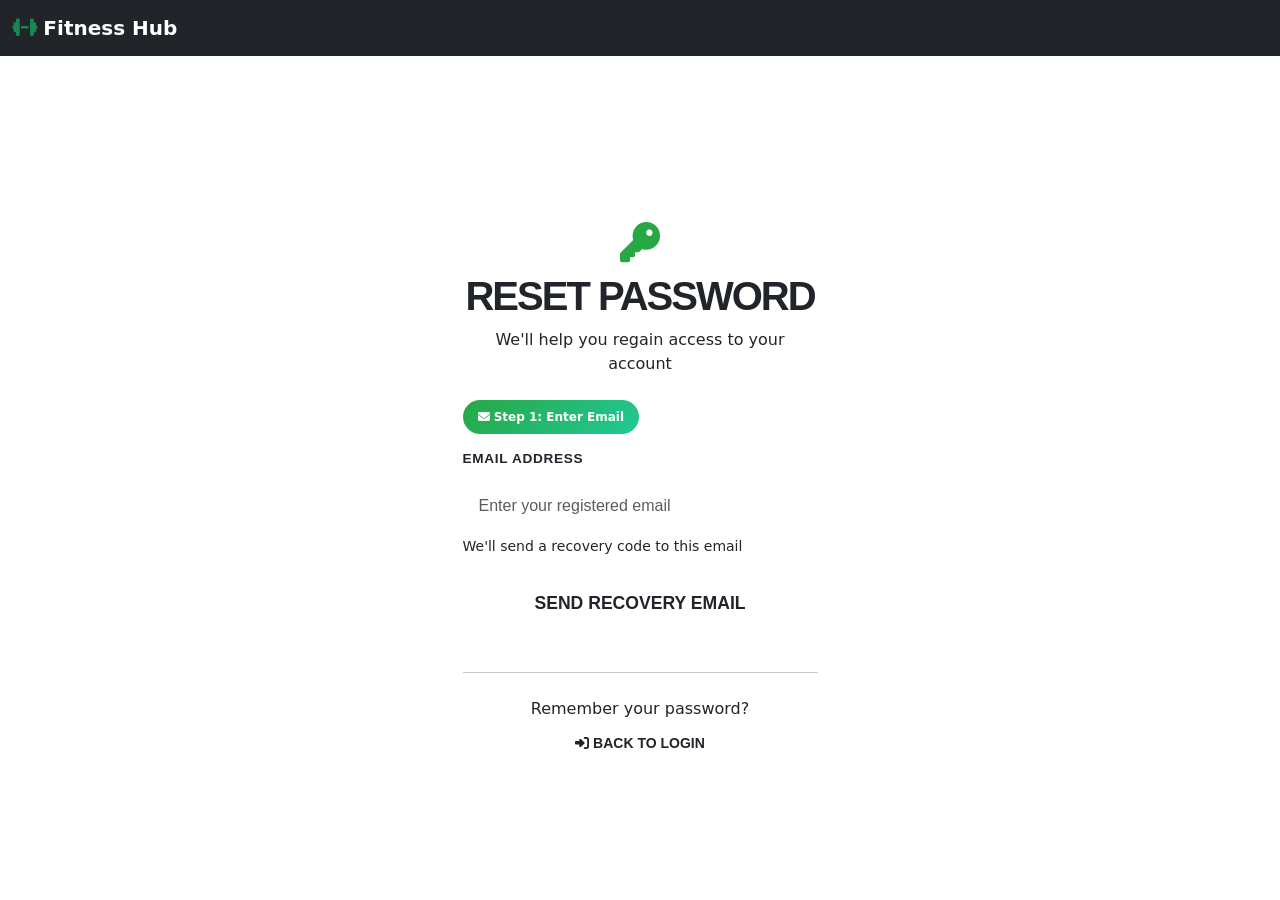
<file: pages/forgot-password.html>
<!DOCTYPE html>
<html lang="en">
<head>
    <meta charset="UTF-8">
    <meta name="viewport" content="width=device-width, initial-scale=1.0">
    <title>Forgot Password - Fitness Hub</title>
    <link href="https://cdnjs.cloudflare.com/ajax/libs/bootstrap/5.3.0/css/bootstrap.min.css" rel="stylesheet">
    <link href="https://cdnjs.cloudflare.com/ajax/libs/font-awesome/6.4.0/css/all.min.css" rel="stylesheet">
    <link href="https://fonts.googleapis.com/css2?family=Poppins:wght@300;400;600;700;900&display=swap" rel="stylesheet">
    <link href="../assets/css/auth-style.css" rel="stylesheet">
    <!-- Supabase removed -->
    <style>
        .alert-custom {
            border-radius: 10px;
            border: none;
        }
        .step-badge {
            background: linear-gradient(135deg, #28a745, #20c997);
            color: white;
            padding: 8px 15px;
            border-radius: 20px;
            display: inline-block;
            margin-bottom: 15px;
            font-size: 12px;
            font-weight: 600;
        }
    </style>
</head>
<body>
    <nav class="navbar navbar-expand-lg navbar-dark bg-dark fixed-top navbar-custom">
        <div class="container-fluid">
            <a class="navbar-brand" href="../index.html">
                <i class="fas fa-dumbbell text-success"></i> <strong>Fitness Hub</strong>
            </a>
            <a href="../index.html" class="btn btn-outline-success btn-sm ms-auto">
                <i class="fas fa-arrow-left"></i> Back to Home
            </a>
        </div>
    </nav>

    <div class="auth-container">
        <div class="container">
            <div class="row justify-content-center">
                <div class="col-lg-5">
                    <div class="auth-card">
                        <div class="text-center mb-4">
                            <i class="fas fa-key icon-feature-lg"></i>
                            <h2>Reset Password</h2>
                            <p class="text-muted">We'll help you regain access to your account</p>
                        </div>

                        <!-- Step 1: Enter Email -->
                        <div id="forgotPasswordForm">
                            <div class="step-badge">
                                <i class="fas fa-envelope"></i> Step 1: Enter Email
                            </div>
                            <form id="emailForm">
                                <div class="mb-3">
                                    <label for="forgotEmail" class="form-label">Email Address</label>
                                    <input 
                                        type="email" 
                                        class="form-control" 
                                        id="forgotEmail" 
                                        placeholder="Enter your registered email" 
                                        required
                                    >
                                    <small class="form-text text-muted">We'll send a recovery code to this email</small>
                                </div>
                                <button type="button" class="btn btn-success w-100 mb-3" onclick="handleForgotPassword()">
                                    Send Recovery Email
                                </button>
                            </form>
                        </div>

                        <!-- Step 2: Verify OTP -->
                        <div id="resetOtpForm" class="hidden-step">
                            <div class="step-badge">
                                <i class="fas fa-shield-alt"></i> Step 2: Verify Code
                            </div>
                            <div class="alert alert-info alert-custom alert-dismissible fade show" role="alert">
                                <i class="fas fa-info-circle"></i> <strong>Code Sent!</strong>
                                <br>
                                <small>Check your email for the 6-digit verification code</small>
                                <button type="button" class="btn-close" data-bs-dismiss="alert" aria-label="Close alert" title="Close"></button>
                            </div>

                            <div class="text-center mb-3">
                                <p class="text-muted" id="resetOtpEmail"></p>
                            </div>

                            <div class="mb-3">
                                <label for="resetOtpInput" class="form-label">6-Digit Recovery Code</label>
                                <input 
                                    type="text" 
                                    class="form-control text-center" 
                                    id="resetOtpInput" 
                                    placeholder="000000" 
                                    maxlength="6"
                                    inputmode="numeric"
                                    pattern="[0-9]{6}"
                                    required
                                >
                                <small class="d-block text-muted mt-2">
                                    Expires in: <span id="resetOtpTimer">300</span>s
                                </small>
                            </div>

                            <button type="button" class="btn btn-success w-100 mb-3" onclick="verifyResetOTP()">
                                Verify Code
                            </button>

                            <div class="text-center">
                                <button type="button" class="btn btn-sm btn-link" onclick="resendResetOTP()">
                                    <i class="fas fa-redo"></i> Resend Code
                                </button>
                                <span class="text-muted">|</span>
                                <button type="button" class="btn btn-sm btn-link" onclick="goBackToForgotPassword()">
                                    <i class="fas fa-arrow-left"></i> Back
                                </button>
                            </div>
                        </div>

                        <!-- Step 3: Reset Password -->
                        <div id="resetPasswordForm" class="hidden-step">
                            <div class="step-badge">
                                <i class="fas fa-lock"></i> Step 3: New Password
                            </div>
                            <form id="newPasswordForm">
                                <div class="mb-3">
                                    <label for="newPassword" class="form-label">New Password</label>
                                    <input 
                                        type="password" 
                                        class="form-control" 
                                        id="newPassword" 
                                        placeholder="Enter new password" 
                                        required
                                    >
                                    <small class="form-text text-muted">
                                        Minimum 8 characters with letters and numbers
                                    </small>
                                </div>

                                <div class="mb-3">
                                    <label for="confirmNewPassword" class="form-label">Confirm Password</label>
                                    <input 
                                        type="password" 
                                        class="form-control" 
                                        id="confirmNewPassword" 
                                        placeholder="Confirm your password" 
                                        required
                                    >
                                </div>

                                <div class="mb-3">
                                    <small class="d-block text-muted p-2 bg-light rounded">
                                        <i class="fas fa-check-circle text-success"></i> <strong>Password Requirements:</strong>
                                        <ul class="mb-0 mt-2">
                                            <li>At least 8 characters</li>
                                            <li>Contains letters (A-Z, a-z)</li>
                                            <li>Contains numbers (0-9)</li>
                                        </ul>
                                    </small>
                                </div>

                                <button type="button" class="btn btn-success w-100 mb-3" onclick="resetPassword()">
                                    <i class="fas fa-check"></i> Reset Password
                                </button>
                            </form>

                            <div class="text-center">
                                <button type="button" class="btn btn-sm btn-link" onclick="goBackToForgotPassword()">
                                    <i class="fas fa-arrow-left"></i> Start Over
                                </button>
                            </div>
                        </div>

                        <hr class="my-4">

                        <div class="text-center">
                            <p class="text-muted mb-2">Remember your password?</p>
                            <a href="login.html" class="btn btn-outline-success btn-sm">
                                <i class="fas fa-sign-in-alt"></i> Back to Login
                            </a>
                        </div>
                    </div>
                </div>
            </div>
        </div>
    </div>

    <!-- Alert Container -->
    <div id="alertContainer"></div>

    <script src="https://cdnjs.cloudflare.com/ajax/libs/bootstrap/5.3.0/js/bootstrap.bundle.min.js"></script>
    <!-- Supabase config removed -->
    <script src="../assets/js/api-client.js"></script>
    <script src="../assets/js/auth.js"></script>
</body>
</html>
</file>
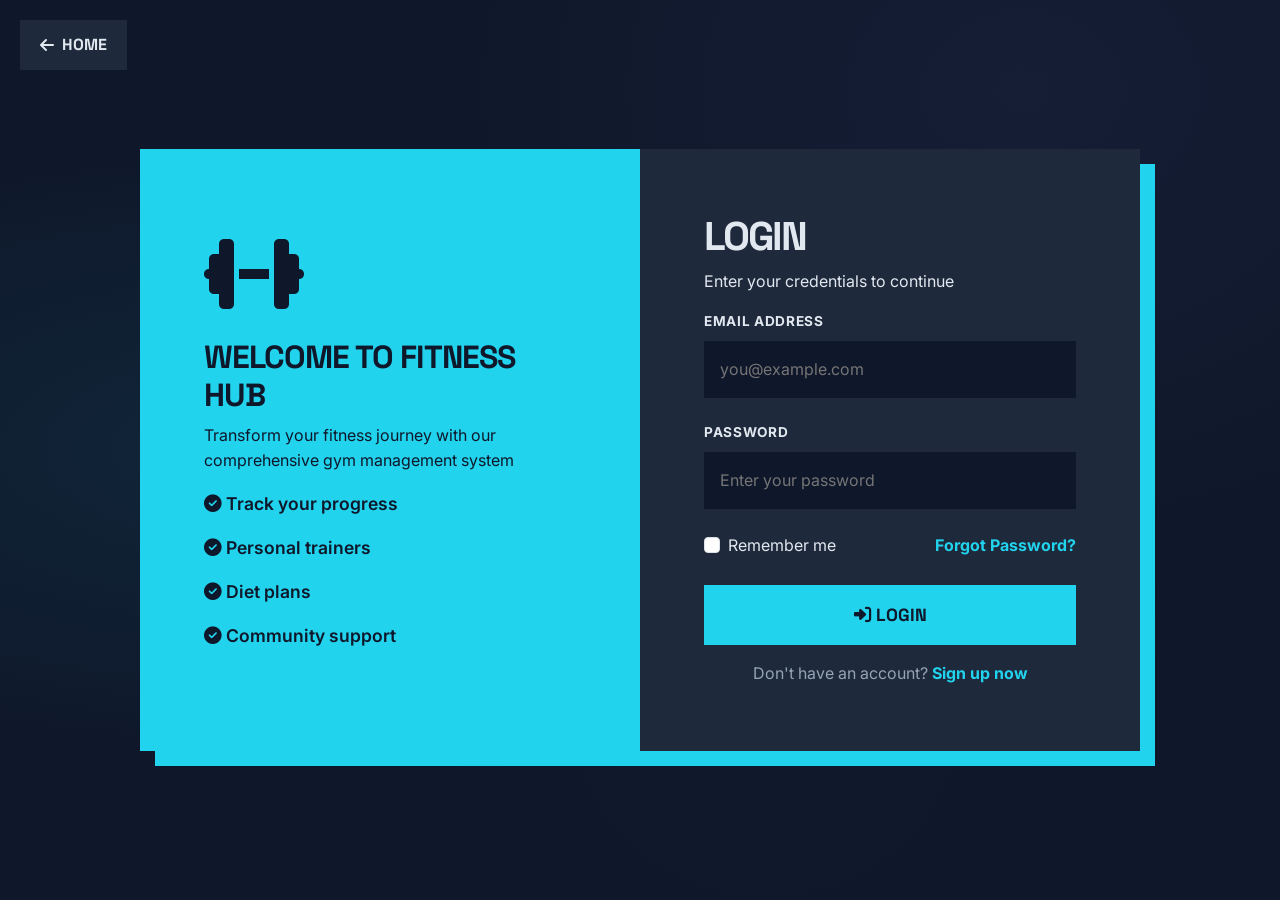
<file: pages/login.html>
<!DOCTYPE html>
<html lang="en">
<head>
    <meta charset="UTF-8">
    <meta name="viewport" content="width=device-width, initial-scale=1.0">
    <title>Login - Fitness Hub</title>
    <link href="https://cdnjs.cloudflare.com/ajax/libs/bootstrap/5.3.0/css/bootstrap.min.css" rel="stylesheet">
    <link href="https://cdnjs.cloudflare.com/ajax/libs/font-awesome/6.4.0/css/all.min.css" rel="stylesheet">
    <link href="https://fonts.googleapis.com/css2?family=Inter:wght@400;500;600;700&family=Space+Grotesk:wght@500;700;800&display=swap" rel="stylesheet">
    <link href="../assets/css/style.css" rel="stylesheet">
    <link href="../assets/css/auth-style.css" rel="stylesheet">
</head>
<body class="login-page-container">
    <!-- Floating Back Button -->
    <a href="../index.html" class="floating-back-btn">
        <i class="fas fa-arrow-left"></i> Home
    </a>

    <div class="login-wrapper">
        <!-- Left Section -->
        <div class="login-left">
            <div class="login-left-icon">
                <i class="fas fa-dumbbell"></i>
            </div>
            <h3>Welcome to Fitness Hub</h3>
            <p>Transform your fitness journey with our comprehensive gym management system</p>
            
            <div class="login-features">
                <div class="feature-item">
                    <i class="fas fa-check-circle"></i>
                    <span>Track your progress</span>
                </div>
                <div class="feature-item">
                    <i class="fas fa-check-circle"></i>
                    <span>Personal trainers</span>
                </div>
                <div class="feature-item">
                    <i class="fas fa-check-circle"></i>
                    <span>Diet plans</span>
                </div>
                <div class="feature-item">
                    <i class="fas fa-check-circle"></i>
                    <span>Community support</span>
                </div>
            </div>
        </div>

        <!-- Right Section -->
        <div class="login-right">
            <!-- Login Form -->
            <form id="loginForm">
                <div class="login-header">
                    <h2>Login</h2>
                    <p>Enter your credentials to continue</p>
                </div>

                <div id="alertContainer"></div>



                <div class="form-group">
                    <label for="loginEmail">Email Address</label>
                    <input 
                        type="email" 
                        id="loginEmail" 
                        placeholder="you@example.com" 
                        required
                    >
                </div>

                <div class="form-group">
                    <label for="loginPassword">Password</label>
                    <input 
                        type="password" 
                        id="loginPassword" 
                        placeholder="Enter your password" 
                        required
                    >
                </div>

                <div class="remember-forgot">
                    <div class="form-check">
                        <input 
                            class="form-check-input" 
                            type="checkbox" 
                            id="rememberMe"
                        >
                        <label class="form-check-label" for="rememberMe">
                            Remember me
                        </label>
                    </div>
                    <a href="forgot-password.html" class="forgot-link">Forgot Password?</a>
                </div>

                <button type="button" class="btn-login" onclick="handleLogin()">
                    <i class="fas fa-sign-in-alt"></i> Login
                </button>

                <div class="signup-section">
                    Don't have an account? <a href="register.html">Sign up now</a>
                </div>
            </form>

            <!-- OTP Verification Form -->
            <form id="otpVerificationForm" class="hidden-step">
                <div class="login-header">
                    <h2>Verify Code</h2>
                    <p>Enter the 6-digit code sent to your email</p>
                </div>

                <div id="otpAlertContainer"></div>

                <div class="form-group">
                    <label for="otpInput">Verification Code</label>
                    <input 
                        type="text" 
                        id="otpInput" 
                        placeholder="000000" 
                        maxlength="6"
                        inputmode="numeric"
                        pattern="[0-9]{6}"
                        required
                    >
                    <div class="otp-timer">
                        Code expires in: <strong id="otpTimer">300</strong>s
                    </div>
                </div>

                <button type="button" class="btn-login" onclick="verifyOTP()">
                    <i class="fas fa-check"></i> Verify
                </button>

                <div class="otp-resend">
                    <button type="button" class="otp-resend-btn" onclick="resendOTP()">
                        <i class="fas fa-redo"></i> Resend Code
                    </button>
                    <span class="separator">|</span>
                    <button type="button" class="otp-back-btn" onclick="cancelOtpVerification()">
                        Back to Login
                    </button>
                </div>
            </form>
        </div>
    </div>

    <!-- Supabase removed -->
    <script src="https://cdnjs.cloudflare.com/ajax/libs/bootstrap/5.3.0/js/bootstrap.bundle.min.js"></script>
    <script src="../assets/js/api-client.js"></script>
    <script src="../assets/js/auth.js"></script>
</body>
</html>
</file>
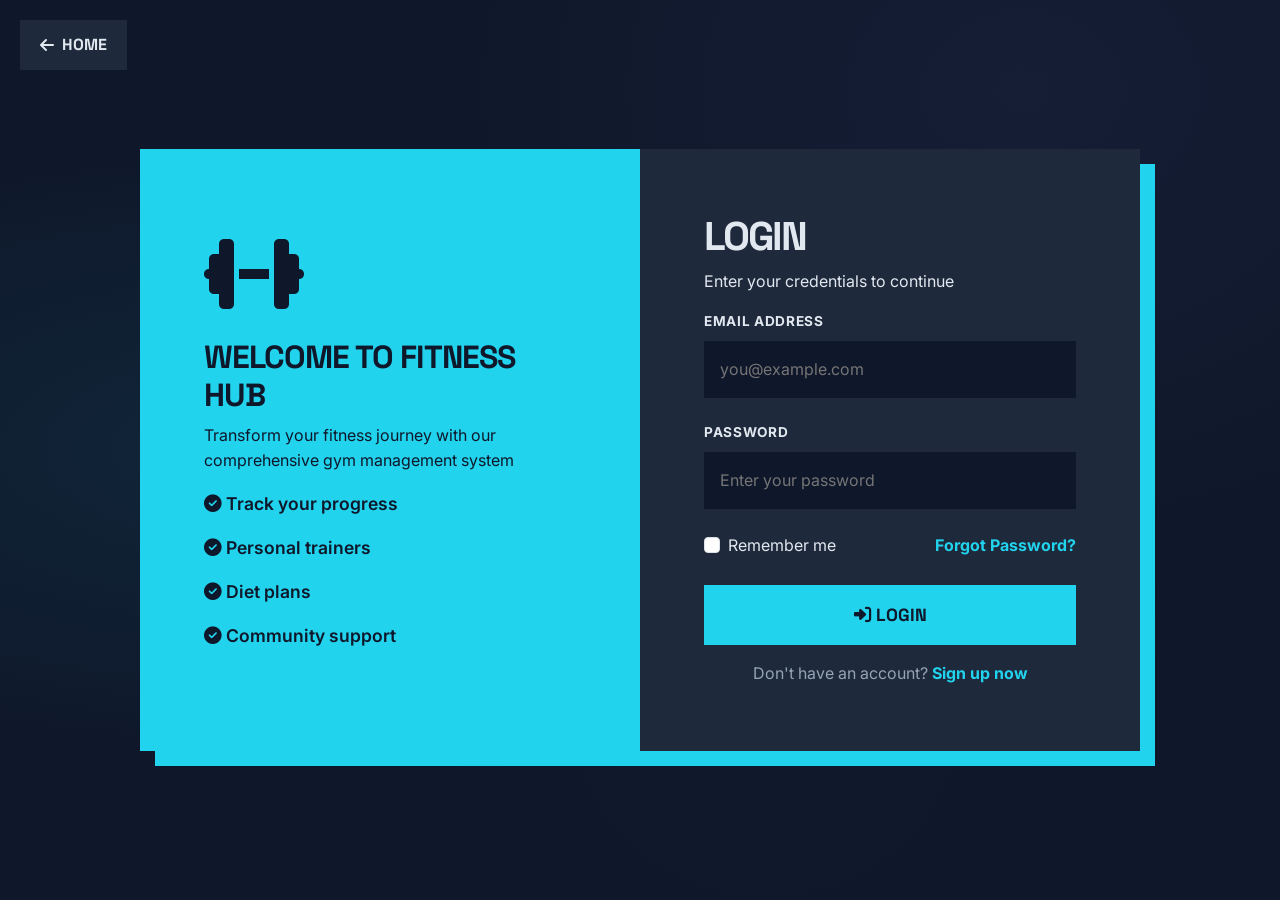
<file: pages/payment.html>
<!DOCTYPE html>
<html lang="en">
<head>
    <meta charset="UTF-8">
    <meta name="viewport" content="width=device-width, initial-scale=1.0">
    <title>Complete Payment - Fitness Hub</title>
    <meta name="description" content="Complete your membership payment to access the Fitness Hub dashboard.">
    <link href="https://cdnjs.cloudflare.com/ajax/libs/bootstrap/5.3.0/css/bootstrap.min.css" rel="stylesheet">
    <link href="https://cdnjs.cloudflare.com/ajax/libs/font-awesome/6.4.0/css/all.min.css" rel="stylesheet">
    <link href="https://fonts.googleapis.com/css2?family=Inter:wght@400;500;600;700&family=Space+Grotesk:wght@500;700;800&display=swap" rel="stylesheet">
    <link href="../assets/css/style.css" rel="stylesheet">
    <link href="../assets/css/payment.css" rel="stylesheet">
    <style>
        :root {
            --bg-base: #0d0f1a;
            --bg-surface: #13162a;
            --bg-card: #1a1f38;
            --accent: #c8ff00;
            --accent-dim: rgba(200,255,0,0.12);
            --border-color: #2a2f50;
            --text-main: #e8ecff;
            --text-muted: #6b74a8;
            --red: #ff4d6d;
            --green: #00d464;
        }

        * { box-sizing: border-box; margin: 0; padding: 0; }

        body {
            background-color: var(--bg-base);
            font-family: 'Inter', sans-serif;
            color: var(--text-main);
            min-height: 100vh;
        }

        /* ── PAGE GUARD OVERLAY ─────────────────── */
        #pageGuard {
            position: fixed; inset: 0;
            background: var(--bg-base);
            display: flex; align-items: center; justify-content: center;
            z-index: 9999;
            flex-direction: column; gap: 16px;
        }
        #pageGuard .spinner {
            width: 48px; height: 48px;
            border: 4px solid var(--border-color);
            border-top-color: var(--accent);
            border-radius: 50%;
            animation: spin 0.8s linear infinite;
        }
        @keyframes spin { to { transform: rotate(360deg); } }

        /* ── HEADER ─────────────────────────────── */
        .pay-header {
            display: flex; align-items: center; justify-content: space-between;
            padding: 20px 40px;
            border-bottom: 2px solid var(--border-color);
            background: var(--bg-surface);
        }
        .pay-header .logo {
            font-family: 'Space Grotesk', sans-serif;
            font-size: 22px; font-weight: 800;
            text-transform: uppercase; letter-spacing: -0.03em;
            color: var(--accent);
        }
        .pay-header .steps {
            display: flex; align-items: center; gap: 8px;
            font-size: 13px; color: var(--text-muted);
        }
        .pay-header .steps .step-item {
            display: flex; align-items: center; gap: 6px;
        }
        .pay-header .steps .step-dot {
            width: 24px; height: 24px; border-radius: 50%;
            display: flex; align-items: center; justify-content: center;
            font-size: 11px; font-weight: 700;
        }
        .step-dot.done   { background: var(--green); color: #000; }
        .step-dot.active { background: var(--accent); color: #000; }
        .step-dot.todo   { background: var(--border-color); color: var(--text-muted); }
        .step-sep { width: 32px; height: 2px; background: var(--border-color); }
        .step-sep.done { background: var(--green); }

        /* ── MAIN LAYOUT ─────────────────────────── */
        .pay-main {
            max-width: 940px; margin: 0 auto;
            padding: 40px 20px;
            display: grid; grid-template-columns: 1fr 1.2fr; gap: 30px;
        }
        @media (max-width: 700px) { .pay-main { grid-template-columns: 1fr; } }

        /* ── ORDER SUMMARY ────────────────────────── */
        .order-card {
            background: var(--bg-surface);
            border: 2px solid var(--border-color);
            border-radius: 8px;
            padding: 28px;
            height: fit-content;
            position: sticky; top: 20px;
        }
        .order-card h3 {
            font-family: 'Space Grotesk', sans-serif;
            font-size: 18px; font-weight: 700;
            text-transform: uppercase; letter-spacing: -0.02em;
            margin-bottom: 20px;
            padding-bottom: 16px;
            border-bottom: 2px solid var(--border-color);
        }
        .plan-badge {
            background: var(--accent-dim);
            border: 1px solid var(--accent);
            color: var(--accent);
            font-size: 11px; font-weight: 700;
            padding: 4px 10px; border-radius: 4px;
            text-transform: uppercase; letter-spacing: 0.05em;
            display: inline-block; margin-bottom: 12px;
        }
        .plan-name {
            font-family: 'Space Grotesk', sans-serif;
            font-size: 24px; font-weight: 800;
            letter-spacing: -0.04em; margin-bottom: 4px;
        }
        .plan-price {
            font-size: 32px; font-weight: 700; color: var(--accent);
            margin-bottom: 4px;
        }
        .plan-price span { font-size: 16px; color: var(--text-muted); font-weight: 400; }
        .plan-duration { font-size: 13px; color: var(--text-muted); margin-bottom: 20px; }
        .plan-features {
            list-style: none; padding: 0; margin: 0 0 20px;
        }
        .plan-features li {
            display: flex; align-items: center; gap: 10px;
            padding: 8px 0; font-size: 14px;
            border-bottom: 1px solid rgba(255,255,255,0.04);
        }
        .plan-features li i { color: var(--green); width: 14px; }
        .total-row {
            display: flex; justify-content: space-between; align-items: center;
            padding: 14px 0;
            border-top: 2px solid var(--border-color);
            font-weight: 700; font-size: 18px;
        }
        .total-row .total-val { color: var(--accent); font-size: 24px; }
        .security-note {
            display: flex; align-items: center; gap: 8px;
            font-size: 12px; color: var(--text-muted);
            margin-top: 16px;
            padding: 10px 14px;
            background: rgba(0,212,100,0.05);
            border: 1px solid rgba(0,212,100,0.15);
            border-radius: 6px;
        }
        .security-note i { color: var(--green); }

        /* ── PAYMENT FORM ─────────────────────────── */
        .payment-card {
            background: var(--bg-surface);
            border: 2px solid var(--border-color);
            border-radius: 8px;
            padding: 28px;
        }
        .payment-card h3 {
            font-family: 'Space Grotesk', sans-serif;
            font-size: 18px; font-weight: 700;
            text-transform: uppercase; letter-spacing: -0.02em;
            margin-bottom: 24px;
        }
        .method-tabs {
            display: flex; gap: 8px; margin-bottom: 24px;
        }
        .method-tab {
            flex: 1; display: flex; flex-direction: column;
            align-items: center; gap: 6px;
            padding: 12px 8px;
            background: var(--bg-card);
            border: 2px solid var(--border-color);
            border-radius: 6px;
            cursor: pointer;
            transition: all 0.2s;
            font-size: 12px; color: var(--text-muted);
        }
        .method-tab i { font-size: 20px; }
        .method-tab.active {
            border-color: var(--accent);
            color: var(--accent);
            background: var(--accent-dim);
        }
        .method-tab:hover:not(.active) {
            border-color: var(--text-muted);
            color: var(--text-main);
        }
        .form-section { display: none; }
        .form-section.active { display: block; }

        .pay-label {
            display: block; font-size: 12px; font-weight: 600;
            color: var(--text-muted); text-transform: uppercase;
            letter-spacing: 0.05em; margin-bottom: 6px;
        }
        .pay-input {
            width: 100%;
            padding: 12px 14px;
            background: var(--bg-card);
            border: 2px solid var(--border-color);
            border-radius: 6px;
            color: var(--text-main);
            font-family: 'Inter', sans-serif;
            font-size: 15px;
            outline: none;
            transition: border-color 0.2s;
            margin-bottom: 16px;
        }
        .pay-input:focus { border-color: var(--accent); }
        .pay-input::placeholder { color: var(--text-muted); }

        .row-2 { display: grid; grid-template-columns: 1fr 1fr; gap: 12px; }

        .card-icon-row {
            display: flex; gap: 8px; margin-bottom: 20px;
        }
        .card-icon-row img, .card-icon-row span {
            height: 28px; opacity: 0.6;
        }
        .card-brand {
            font-size: 22px; filter: grayscale(1); opacity: 0.6;
        }

        .upi-input-wrap {
            position: relative;
        }
        .upi-input-wrap .pay-input { padding-left: 90px; }
        .upi-prefix {
            position: absolute; left: 14px; top: 14px;
            font-size: 14px; color: var(--text-muted);
            pointer-events: none;
        }

        /* Netbanking bank list */
        .bank-grid {
            display: grid; grid-template-columns: repeat(3, 1fr); gap: 8px;
            margin-bottom: 16px;
        }
        .bank-btn {
            padding: 12px 8px; text-align: center;
            background: var(--bg-card);
            border: 2px solid var(--border-color);
            border-radius: 6px;
            cursor: pointer;
            font-size: 12px; color: var(--text-muted);
            transition: all 0.2s;
        }
        .bank-btn i { display: block; font-size: 20px; margin-bottom: 4px; }
        .bank-btn.selected { border-color: var(--accent); color: var(--accent); }

        /* Alert box */
        #payAlertContainer .pay-alert {
            padding: 12px 16px; margin-bottom: 16px;
            border-radius: 6px; font-size: 14px;
            display: flex; align-items: center; gap: 10px;
        }
        .pay-alert.error   { background: rgba(255,77,109,0.1); border: 1px solid var(--red); color: #ff8090; }
        .pay-alert.success { background: rgba(0,212,100,0.1); border: 1px solid var(--green); color: #60ffaa; }
        .pay-alert.info    { background: rgba(200,255,0,0.08); border: 1px solid var(--accent); color: var(--accent); }

        /* Submit button */
        .btn-pay {
            width: 100%;
            padding: 16px;
            background: var(--accent);
            color: #000;
            font-family: 'Space Grotesk', sans-serif;
            font-size: 16px; font-weight: 800;
            text-transform: uppercase; letter-spacing: 0.03em;
            border: none; border-radius: 6px;
            cursor: pointer;
            transition: all 0.2s;
            display: flex; align-items: center; justify-content: center; gap: 10px;
        }
        .btn-pay:hover { background: #b8ff00; transform: translateY(-1px); }
        .btn-pay:disabled { background: var(--text-muted); cursor: not-allowed; transform: none; color: #000; }

        .pay-footer-note {
            text-align: center; font-size: 12px; color: var(--text-muted);
            margin-top: 14px; display: flex; align-items: center; justify-content: center; gap: 6px;
        }
        .pay-footer-note i { color: var(--green); }

        /* ── SUCCESS STATE ────────────────────────── */
        #successState {
            display: none;
            text-align: center; padding: 60px 20px;
        }
        .success-icon-big {
            font-size: 72px; color: var(--green);
            margin-bottom: 20px;
            animation: popIn 0.4s cubic-bezier(.36,.07,.19,.97);
        }
        @keyframes popIn {
            0% { transform: scale(0.5); opacity: 0; }
            70% { transform: scale(1.1); }
            100% { transform: scale(1); opacity: 1; }
        }
    </style>
</head>
<body>

<!-- Page Guard: shown while checking auth, hidden once verified -->
<div id="pageGuard">
    <div class="spinner"></div>
    <p class="guard-text">Verifying membership status...</p>
</div>

<!-- Header -->
<header class="pay-header">
    <div class="d-flex align-items-center gap-3">
        <a href="../index.html" class="btn btn-sm btn-outline-light" style="border-radius:4px; padding: 4px 10px; font-size:12px; border-color:var(--border-color); color:var(--text-main);" title="Cancel & Back to Home">
            <i class="fas fa-arrow-left"></i> Exit
        </a>
        <div class="logo"><i class="fas fa-dumbbell"></i> Fitness Hub</div>
    </div>
    <div class="steps">
        <div class="step-item">
            <div class="step-dot done"><i class="fas fa-check"></i></div>
            <span>Register</span>
        </div>
        <div class="step-sep done"></div>
        <div class="step-item">
            <div class="step-dot done"><i class="fas fa-check"></i></div>
            <span>Plan Selected</span>
        </div>
        <div class="step-sep"></div>
        <div class="step-item">
            <div class="step-dot active">3</div>
            <span class="step-active-text">Payment</span>
        </div>
        <div class="step-sep"></div>
        <div class="step-item">
            <div class="step-dot todo">4</div>
            <span>Dashboard</span>
        </div>
    </div>
</header>

<main class="pay-main" id="payMain">
    <!-- Left: Order Summary -->
    <div class="order-card">
        <h3>Order Summary</h3>
        <div class="plan-badge" id="planBadge">Membership</div>
        <div class="plan-name" id="planName">Loading...</div>
        <div class="plan-price" id="planPrice">₹—<span>/month</span></div>
        <div class="plan-duration" id="planDuration">30-day access</div>

        <ul class="plan-features" id="planFeatures">
            <li><i class="fas fa-spinner fa-spin"></i> Loading plan details...</li>
        </ul>

        <div class="total-row">
            <span>Total Due Today</span>
            <span class="total-val" id="totalDue">₹—</span>
        </div>
        <div class="security-note">
            <i class="fas fa-shield-alt"></i>
            <span>Secured by 256-bit SSL encryption</span>
        </div>
    </div>

    <!-- Right: Payment Form -->
    <div class="payment-card">
        <h3><i class="fas fa-credit-card payment-details-icon"></i>Payment Details</h3>

        <div id="payAlertContainer"></div>

        <!-- Payment Method Tabs -->
        <div class="method-tabs">
            <div class="method-tab active" id="tab-card" onclick="switchMethod('card')">
                <i class="fas fa-credit-card"></i>
                Card
            </div>
            <div class="method-tab" id="tab-upi" onclick="switchMethod('upi')">
                <i class="fas fa-mobile-alt"></i>
                UPI
            </div>
            <div class="method-tab" id="tab-netbanking" onclick="switchMethod('netbanking')">
                <i class="fas fa-university"></i>
                Net Banking
            </div>
            <div class="method-tab" id="tab-wallet" onclick="switchMethod('wallet')">
                <i class="fas fa-wallet"></i>
                Wallet
            </div>
        </div>

        <!-- Card Section -->
        <div class="form-section active" id="section-card">
            <div class="card-icon-row">
                <span class="card-brand">💳</span>
                <span class="card-accepted-text">Visa, Mastercard, Rupay accepted</span>
            </div>
            <label class="pay-label">Card Number</label>
            <input type="text" id="cardNumber" class="pay-input" placeholder="1234 5678 9012 3456" maxlength="19" inputmode="numeric">

            <label class="pay-label">Cardholder Name</label>
            <input type="text" id="cardName" class="pay-input" placeholder="Name as on card">

            <div class="row-2">
                <div>
                    <label class="pay-label">Expiry Date</label>
                    <input type="text" id="cardExpiry" class="pay-input" placeholder="MM/YY" maxlength="5">
                </div>
                <div>
                    <label class="pay-label">CVV</label>
                    <input type="text" id="cardCVC" class="pay-input" placeholder="•••" maxlength="3" inputmode="numeric">
                </div>
            </div>
        </div>

        <!-- UPI Section -->
        <div class="form-section" id="section-upi">
            <label class="pay-label">UPI ID</label>
            <div class="upi-input-wrap">
                <span class="upi-prefix">UPI / </span>
                <input type="text" id="upiId" class="pay-input" placeholder="yourname@upi">
            </div>
            <p class="upi-info-text">
                <i class="fas fa-info-circle"></i> Enter your UPI ID (e.g., name@okaxis, name@paytm)
            </p>
        </div>

        <!-- Net Banking Section -->
        <div class="form-section" id="section-netbanking">
            <label class="pay-label">Select Your Bank</label>
            <div class="bank-grid">
                <div class="bank-btn" onclick="selectBank(this, 'sbi')">
                    <i class="fas fa-university"></i>SBI
                </div>
                <div class="bank-btn" onclick="selectBank(this, 'hdfc')">
                    <i class="fas fa-university"></i>HDFC
                </div>
                <div class="bank-btn" onclick="selectBank(this, 'icici')">
                    <i class="fas fa-university"></i>ICICI
                </div>
                <div class="bank-btn" onclick="selectBank(this, 'axis')">
                    <i class="fas fa-university"></i>Axis
                </div>
                <div class="bank-btn" onclick="selectBank(this, 'kotak')">
                    <i class="fas fa-university"></i>Kotak
                </div>
                <div class="bank-btn" onclick="selectBank(this, 'other')">
                    <i class="fas fa-university"></i>Other
                </div>
            </div>
        </div>

        <!-- Wallet Section -->
        <div class="form-section" id="section-wallet">
            <label class="pay-label">Select Wallet</label>
            <div class="bank-grid">
                <div class="bank-btn" onclick="selectBank(this, 'paytm')">
                    <i class="fas fa-wallet"></i>Paytm
                </div>
                <div class="bank-btn" onclick="selectBank(this, 'phonepe')">
                    <i class="fas fa-wallet"></i>PhonePe
                </div>
                <div class="bank-btn" onclick="selectBank(this, 'gpay')">
                    <i class="fas fa-wallet"></i>GPay
                </div>
                <div class="bank-btn" onclick="selectBank(this, 'amazonpay')">
                    <i class="fas fa-wallet"></i>Amazon Pay
                </div>
                <div class="bank-btn" onclick="selectBank(this, 'mobikwik')">
                    <i class="fas fa-wallet"></i>MobiKwik
                </div>
                <div class="bank-btn" onclick="selectBank(this, 'freecharge')">
                    <i class="fas fa-wallet"></i>Freecharge
                </div>
            </div>
        </div>

        <button class="btn-pay" id="payBtn" onclick="initiatePayment()">
            <i class="fas fa-lock"></i>
            <span id="payBtnText">Complete Payment</span>
        </button>
        <div class="pay-footer-note">
            <i class="fas fa-shield-alt"></i>
            Your payment is encrypted and 100% secure
        </div>
    </div>
</main>

<!-- Success State (replaces pay-main) -->
<div id="successState">
    <div class="success-icon-big">✅</div>
    <h2 class="success-title">
        Payment Successful!
    </h2>
    <p class="success-subtitle">
        Welcome to Fitness Hub! Your membership is now <strong class="active-status">active</strong>.
    </p>
    <p class="txn-info">
        Transaction ID: <strong id="txnId" class="txn-id-val"></strong>
    </p>
    <p class="redirect-text">
        Redirecting to your dashboard in <span id="countdown" class="countdown-timer">3</span>s...
    </p>
</div>

<script src="../assets/js/api-client.js"></script>
<script src="../assets/js/auth.js"></script>
<script>
// ── PAYMENT PAGE CONTROLLER ──────────────────────────────────
let currentMethod = 'card';
let selectedBank = null;
let pendingMembership = null;

// ── GUARD: Check auth and redirect if needed ─────────────────
function showPage() {
    document.getElementById('pageGuard').style.display = 'none';
}

async function guardPage() {
    // Safety net: always show page after 5 seconds max, no matter what
    const guardTimeout = setTimeout(() => {
        console.warn('⚠️ Guard timed out — showing page anyway');
        renderPlanSummary(null);
        showPage();
    }, 5000);

    const sessionRaw = localStorage.getItem(KEY_SESSION);
    if (!sessionRaw) {
        clearTimeout(guardTimeout);
        window.location.href = 'login.html';
        return;
    }

    // Support both JSON session {email:...} and plain email string
    let email = null;
    try {
        const parsed = JSON.parse(sessionRaw);
        email = parsed.email || parsed;
    } catch (e) {
        email = sessionRaw; // plain string
    }

    if (!email || typeof email !== 'string' || !email.includes('@')) {
        clearTimeout(guardTimeout);
        window.location.href = 'login.html';
        return;
    }

    try {
        // Race API call against timeout
        const status = await Promise.race([
            apiGetPaymentStatus(email),
            new Promise((_, rej) => setTimeout(() => rej(new Error('timeout')), 4000))
        ]);

        clearTimeout(guardTimeout);

        if (status.hasPaid) {
            // Already paid → dashboard
            window.location.href = 'dashboard.html';
            return;
        }

        if (!status.isRegistered) {
            window.location.href = '../pages/register.html';
            return;
        }

        // User registered, not paid yet → show payment page
        pendingMembership = status.membership;
        renderPlanSummary(pendingMembership);

    } catch (err) {
        clearTimeout(guardTimeout);
        console.warn('⚠️ Guard check failed (server unreachable?) — showing page:', err.message);
        // Fail open: show payment page, let the actual payment call handle any real errors
        renderPlanSummary(null);
    }

    showPage();
}

// ── PLAN SUMMARY ─────────────────────────────────────────────
function renderPlanSummary(mem) {
    const planFeatureSets = {
        'Starter Pack':  ['Access to all gym equipment', 'Basic workout plans', 'Locker room access'],
        'Professional':  ['Everything in Starter', 'Personal trainer sessions (2/month)', 'Diet consultation', 'Group fitness classes'],
        'Elite Plus':    ['Everything in Professional', 'Unlimited personal training', 'Priority class booking', 'Custom diet plan', 'Sports massage (1/month)']
    };

    const planName  = mem?.plan_name || 'Membership Plan';
    const planPrice = mem?.price || 0;

    document.getElementById('planName').textContent  = planName;
    document.getElementById('planPrice').innerHTML   = `₹${planPrice}<span>/month</span>`;
    document.getElementById('planBadge').textContent = planName;
    document.getElementById('totalDue').textContent  = `₹${planPrice}`;

    const features = planFeatureSets[planName] || ['Full gym access', 'Basic membership benefits'];
    const ul = document.getElementById('planFeatures');
    ul.innerHTML = features.map(f => `<li><i class="fas fa-check"></i>${f}</li>`).join('');

    // Update pay button with amount
    document.getElementById('payBtnText').textContent = `Pay ₹${planPrice} Now`;
}

// ── METHOD SWITCHER ───────────────────────────────────────────
function switchMethod(method) {
    currentMethod = method;
    selectedBank = null;
    sessionStorage.setItem('fitnesshub_payment_method', method);

    document.querySelectorAll('.method-tab').forEach(t => t.classList.remove('active'));
    document.getElementById(`tab-${method}`).classList.add('active');

    document.querySelectorAll('.form-section').forEach(s => s.classList.remove('active'));
    document.getElementById(`section-${method}`).classList.add('active');
}

function selectBank(el, bank) {
    document.querySelectorAll('.bank-btn').forEach(b => b.classList.remove('selected'));
    el.classList.add('selected');
    selectedBank = bank;
}

// ── VALIDATION ────────────────────────────────────────────────
function validatePaymentForm() {
    if (currentMethod === 'card') {
        const num  = document.getElementById('cardNumber')?.value.replace(/\s/g,'');
        const name = document.getElementById('cardName')?.value.trim();
        const exp  = document.getElementById('cardExpiry')?.value.trim();
        const cvc  = document.getElementById('cardCVC')?.value.trim();
        if (!num || num.length < 16) { showPayAlert('Please enter a valid 16-digit card number.', 'error'); return false; }
        if (!name)  { showPayAlert('Please enter the cardholder name.', 'error'); return false; }
        if (!exp || !/^\d{2}\/\d{2}$/.test(exp)) { showPayAlert('Please enter a valid expiry date (MM/YY).', 'error'); return false; }
        if (!cvc || cvc.length < 3) { showPayAlert('Please enter a valid CVV.', 'error'); return false; }
    } else if (currentMethod === 'upi') {
        const upi = document.getElementById('upiId')?.value.trim();
        if (!upi || !upi.includes('@')) { showPayAlert('Please enter a valid UPI ID (e.g., name@upi).', 'error'); return false; }
    } else if (currentMethod === 'netbanking' || currentMethod === 'wallet') {
        if (!selectedBank) { showPayAlert('Please select a ' + (currentMethod === 'wallet' ? 'wallet' : 'bank') + '.', 'error'); return false; }
    }
    return true;
}

// ── SHOW ALERT ────────────────────────────────────────────────
function showPayAlert(msg, type) {
    const c = document.getElementById('payAlertContainer');
    c.innerHTML = `<div class="pay-alert ${type}"><i class="fas fa-${type==='error'?'exclamation-circle':type==='success'?'check-circle':'info-circle'}"></i>${msg}</div>`;
    setTimeout(() => { if (c.firstChild) c.firstChild.remove(); }, 5000);
}

// ── INITIATE PAYMENT ──────────────────────────────────────────
async function initiatePayment() {
    if (!validatePaymentForm()) return;

    const payBtn = document.getElementById('payBtn');
    const payBtnText = document.getElementById('payBtnText');
    payBtn.disabled = true;
    payBtnText.textContent = 'Processing Payment...';
    payBtn.querySelector('i').className = 'fas fa-spinner fa-spin';

    // Simulate processing delay
    await new Promise(r => setTimeout(r, 1500));

    try {
        const sessionRaw = localStorage.getItem(KEY_SESSION);
        const email = JSON.parse(sessionRaw).email;

        // Get latest membrane (pending) from server
        const latestMemResult = await apiGetLatestMembership(email);
        const membership = latestMemResult?.membership;

        if (!membership || !membership.id) {
            throw new Error('No pending membership found. Please register again or contact support.');
        }

        const membershipId = membership.id;
        const amount = membership.price || 0;

        // 1. Create payment record
        const paymentResult = await apiCreatePayment(email, membershipId, amount, currentMethod);
        if (!paymentResult.success) throw new Error(paymentResult.error || 'Payment recording failed');

        // 2. Activate membership
        const activateResult = await apiActivateMembership({ email, membershipId });
        if (!activateResult.success) throw new Error(activateResult.error || 'Membership activation failed');

        // 3. No localStorage update needed — dashboard loads from Supabase

        // 4. Show success
        const txnId = 'FH' + Date.now();
        document.getElementById('payMain').style.display = 'none';
        const ss = document.getElementById('successState');
        ss.style.display = 'block';
        document.getElementById('txnId').textContent = txnId;

        // Countdown redirect
        let count = 3;
        const interval = setInterval(() => {
            count--;
            const el = document.getElementById('countdown');
            if (el) el.textContent = count;
            if (count <= 0) {
                clearInterval(interval);
                window.location.href = 'dashboard.html';
            }
        }, 1000);

    } catch (err) {
        console.error('Payment error:', err);
        showPayAlert('Payment failed: ' + err.message, 'error');
        payBtn.disabled = false;
        payBtnText.textContent = 'Try Again';
        payBtn.querySelector('i').className = 'fas fa-lock';
    }
}

// ── FORMAT CARD NUMBER ────────────────────────────────────────
document.addEventListener('DOMContentLoaded', () => {
    const cardNum = document.getElementById('cardNumber');
    if (cardNum) {
        cardNum.addEventListener('input', e => {
            let v = e.target.value.replace(/\D/g, '').slice(0, 16);
            v = v.match(/.{1,4}/g)?.join(' ') || v;
            e.target.value = v;
        });
    }
    const cardExp = document.getElementById('cardExpiry');
    if (cardExp) {
        cardExp.addEventListener('input', e => {
            let v = e.target.value.replace(/\D/g, '');
            if (v.length >= 2) v = v.slice(0,2) + '/' + v.slice(2,4);
            e.target.value = v;
        });
    }
    const cardCVC = document.getElementById('cardCVC');
    if (cardCVC) {
        cardCVC.addEventListener('input', e => {
            e.target.value = e.target.value.replace(/\D/g,'').slice(0,3);
        });
    }

    // Set default payment method
    sessionStorage.setItem('fitnesshub_payment_method', 'card');

    // Run guard
    guardPage();
});
</script>
</body>
</html>
</file>
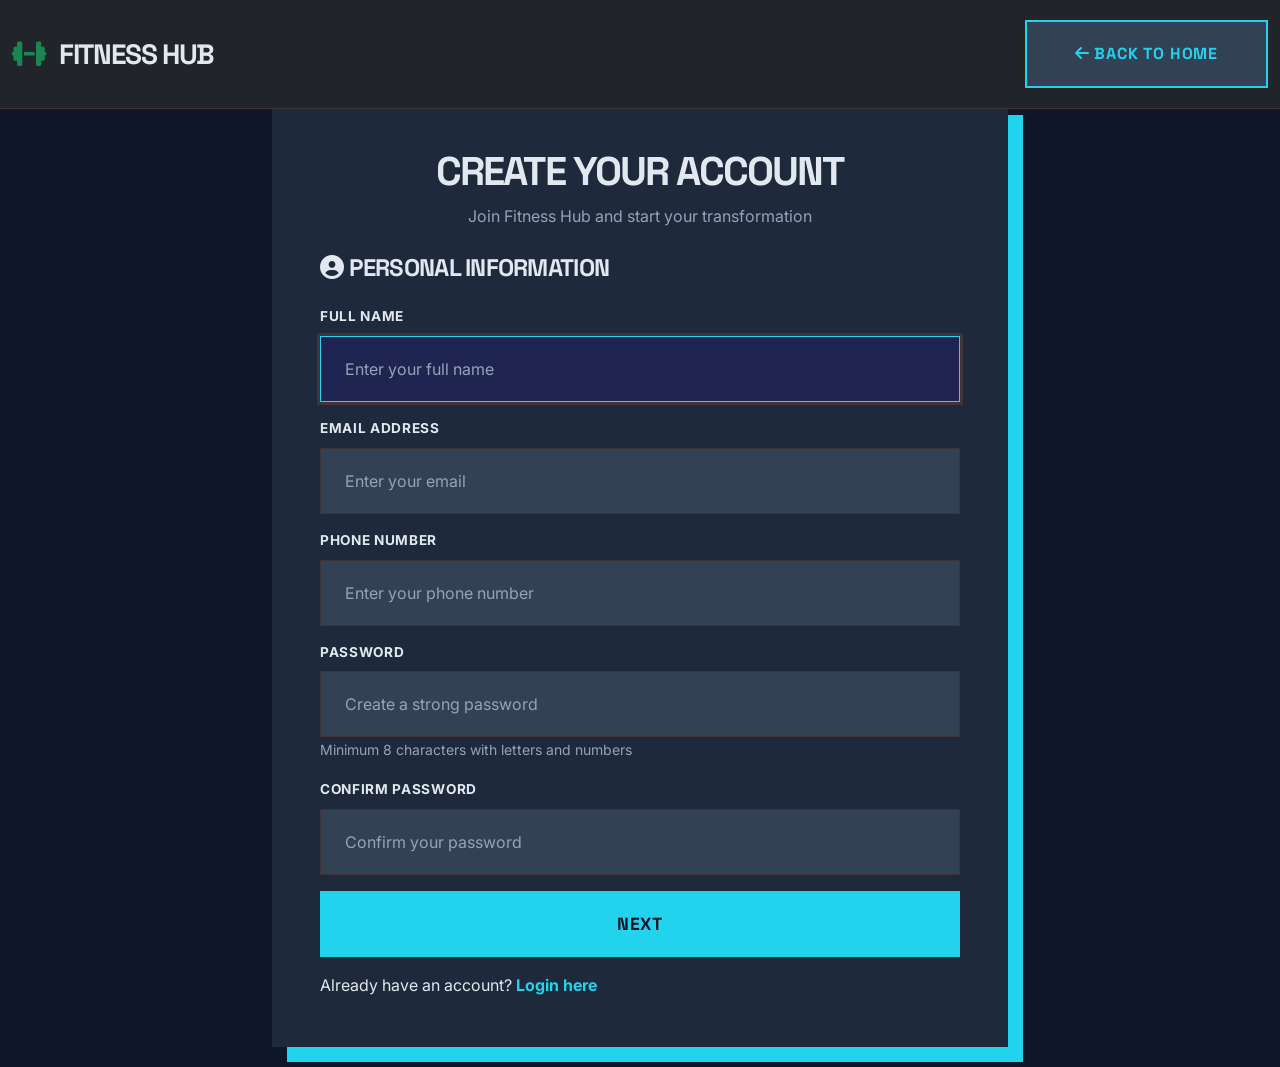
<file: pages/register.html>
<!DOCTYPE html>
<html lang="en">
<head>
    <meta charset="UTF-8">
    <meta name="viewport" content="width=device-width, initial-scale=1.0">
    <title>Register - Fitness Hub</title>
    <link href="https://cdnjs.cloudflare.com/ajax/libs/bootstrap/5.3.0/css/bootstrap.min.css" rel="stylesheet">
    <link href="https://cdnjs.cloudflare.com/ajax/libs/font-awesome/6.4.0/css/all.min.css" rel="stylesheet">
    <link href="https://fonts.googleapis.com/css2?family=Inter:wght@400;500;600;700&family=Space+Grotesk:wght@500;700;800&display=swap" rel="stylesheet">

    <link href="../assets/css/style.css" rel="stylesheet">
    <link href="../assets/css/auth-style.css" rel="stylesheet">
</head>
<body>
    <nav class="navbar navbar-expand-lg navbar-dark bg-dark fixed-top navbar-custom">
        <div class="container-fluid">
            <a class="navbar-brand" href="../index.html">
                <i class="fas fa-dumbbell text-success"></i> <strong>Fitness Hub</strong>
            </a>
            <a href="../index.html" class="btn btn-outline-success btn-sm ms-auto">
                <i class="fas fa-arrow-left"></i> Back to Home
            </a>
        </div>
    </nav>

    <div class="auth-container">
        <div class="container">
            <div class="row justify-content-center">
                <div class="col-lg-8">
                    <div class="auth-card">
                        <div class="text-center mb-4">
                            <h2>Create Your Account</h2>
                            <p class="text-muted">Join Fitness Hub and start your transformation</p>
                        </div>

                        <div id="alertContainer"></div>



                        <!-- Multi-Step Form -->
                        <div id="formContainer">
                            <!-- Step 1: Personal Information -->
                            <div class="form-step active" id="step1">
                                <h5 class="step-title"><i class="fas fa-user-circle"></i> Personal Information</h5>
                                <form id="personalForm" autocomplete="off">
                                    <div class="mb-3">
                                        <label for="fullName" class="form-label">Full Name</label>
                                        <input type="text" class="form-control" id="fullName" placeholder="Enter your full name" autocomplete="off" required>
                                    </div>
                                    <div class="mb-3">
                                        <label for="email" class="form-label">Email Address</label>
                                        <input type="email" class="form-control" id="email" placeholder="Enter your email" autocomplete="off" required>
                                    </div>
                                    <div class="mb-3">
                                        <label for="phone" class="form-label">Phone Number</label>
                                        <input type="tel" class="form-control" id="phone" placeholder="Enter your phone number" autocomplete="off" required>
                                    </div>
                                    <div class="mb-3">
                                        <label for="password" class="form-label">Password</label>
                                        <input type="password" class="form-control" id="password" placeholder="Create a strong password" autocomplete="new-password" required>
                                        <small class="form-text text-muted">Minimum 8 characters with letters and numbers</small>
                                    </div>
                                    <div class="mb-3">
                                        <label for="confirmPassword" class="form-label">Confirm Password</label>
                                        <input type="password" class="form-control" id="confirmPassword" placeholder="Confirm your password" autocomplete="new-password" required>
                                    </div>
                                    <button type="button" class="btn btn-success w-100" onclick="nextStep(1)">Next</button>
                                </form>
                            </div>

                            <!-- Step 2: Fitness Profile -->
                            <div class="form-step" id="step2">
                                <h5 class="step-title"><i class="fas fa-chart-bar"></i> Fitness Profile</h5>
                                <form id="fitnessForm">
                                    <div class="mb-3">
                                        <label for="age" class="form-label">Age</label>
                                        <input type="number" class="form-control" id="age" placeholder="Enter your age" required>
                                    </div>
                                    <div class="mb-3">
                                        <label for="gender" class="form-label">Gender</label>
                                        <select class="form-control" id="gender" required>
                                            <option value="">Select your gender</option>
                                            <option value="male">Male</option>
                                            <option value="female">Female</option>
                                            <option value="other">Other</option>
                                        </select>
                                    </div>
                                    <div class="mb-3">
                                        <label for="height" class="form-label">Height (cm)</label>
                                        <input type="number" class="form-control" id="height" placeholder="Enter your height" required>
                                    </div>
                                    <div class="mb-3">
                                        <label for="weight" class="form-label">Weight (kg)</label>
                                        <input type="number" class="form-control" id="weight" placeholder="Enter your weight" required>
                                    </div>
                                    <div class="mb-3">
                                        <label for="goal" class="form-label">Fitness Goal</label>
                                        <select class="form-control" id="goal" required>
                                            <option value="">Select your goal</option>
                                            <option value="weight_loss">Weight Loss</option>
                                            <option value="muscle_gain">Muscle Gain</option>
                                            <option value="general_fitness">General Fitness</option>
                                            <option value="stamina">Improve Stamina</option>
                                            <option value="flexibility">Flexibility</option>
                                        </select>
                                    </div>
                                    <div class="mb-3">
                                        <label for="experience" class="form-label">Fitness Level</label>
                                        <select class="form-control" id="experience" required>
                                            <option value="">Select your level</option>
                                            <option value="beginner">Beginner</option>
                                            <option value="intermediate">Intermediate</option>
                                            <option value="advanced">Advanced</option>
                                        </select>
                                    </div>
                                    <div class="d-flex gap-2">
                                        <button type="button" class="btn btn-outline-success flex-grow-1" onclick="prevStep(2)">Back</button>
                                        <button type="button" class="btn btn-success flex-grow-1" onclick="nextStep(2)">Next</button>
                                    </div>
                                </form>
                            </div>

                            <!-- Step 3: Select Plan -->
                            <div class="form-step" id="step3">
                                <h5 class="step-title"><i class="fas fa-crown"></i> Choose Your Membership Plan</h5>
                                <div class="row g-3 mb-3">
                                    <div class="col-md-4">
                                        <div class="plan-option" onclick="selectPlan('starter', this)">
                                            <div class="plan-badge-select">Starter</div>
                                            <h6>Starter Pack</h6>
                                            <p class="plan-price-select">₹999<span>/mo</span></p>
                                            <ul class="plan-list-select">
                                                <li><i class="fas fa-check"></i> Gym access</li>
                                                <li><i class="fas fa-check"></i> Basic workout</li>
                                                <li><i class="fas fa-times"></i> Diet plan</li>
                                            </ul>
                                        </div>
                                    </div>
                                    <div class="col-md-4">
                                        <div class="plan-option" onclick="selectPlan('professional', this)">
                                            <div class="plan-badge-select popular">Popular</div>
                                            <h6>Professional</h6>
                                            <p class="plan-price-select">₹1999<span>/mo</span></p>
                                            <ul class="plan-list-select">
                                                <li><i class="fas fa-check"></i> Gym access</li>
                                                <li><i class="fas fa-check"></i> Advanced workout</li>
                                                <li><i class="fas fa-check"></i> Diet plan</li>
                                            </ul>
                                        </div>
                                    </div>
                                    <div class="col-md-4">
                                        <div class="plan-option" onclick="selectPlan('elite', this)">
                                            <div class="plan-badge-select">Elite Plus</div>
                                            <h6>Elite Plus</h6>
                                            <p class="plan-price-select">₹2999<span>/mo</span></p>
                                            <ul class="plan-list-select">
                                                <li><i class="fas fa-check"></i> Unlimited access</li>
                                                <li><i class="fas fa-check"></i> Custom workout</li>
                                                <li><i class="fas fa-check"></i> Premium diet</li>
                                            </ul>
                                        </div>
                                    </div>
                                </div>
                                <div id="selectedPlanInfo" class="alert alert-info d-none"></div>
                                <div class="d-flex gap-2">
                                    <button type="button" class="btn btn-outline-success flex-grow-1" onclick="prevStep(3)">Back</button>
                                    <button type="button" class="btn btn-success flex-grow-1" onclick="nextStep(3)">Complete Registration</button>
                                </div>
                            </div>

                            <!-- Step 4: Success -->
                            <div class="form-step" id="step4">
                                <div class="success-container">
                                    <div class="success-icon">
                                        <i class="fas fa-check-circle"></i>
                                    </div>
                                    <h3>Welcome to Fitness Hub! 🎉</h3>
                                    <p>Your account has been created successfully</p>
                                    <div class="success-details">
                                        <p><strong>Email:</strong> <span id="successEmail"></span></p>
                                        <p><strong>Selected Plan:</strong> <span id="successPlan"></span></p>
                                    </div>
                                    <div class="success-next-steps">
                                        <h6><i class="fas fa-info-circle"></i> Next Steps:</h6>
                                        <ul>
                                            <li>✅ Your account is ready</li>
                                            <li>✅ Check your email for confirmation</li>
                                            <li>✅ Login to your Dashboard</li>
                                            <li>✅ Start your fitness journey!</li>
                                            <li><i class="fas fa-spinner fa-spin"></i> Redirecting to dashboard...</li>
                                        </ul>
                                    </div>
                                    <div class="alert alert-info mt-3">
                                        <strong>📋 Note:</strong> You can manage your membership and make payments anytime from your Dashboard.
                                    </div>
                                    <div class="d-flex gap-2">
                                        <a href="../index.html" class="btn btn-outline-success flex-grow-1">
                                            <i class="fas fa-home"></i> Back to Home
                                        </a>
                                        <a href="dashboard.html" class="btn btn-success flex-grow-1">
                                            <i class="fas fa-arrow-right"></i> Go to Dashboard
                                        </a>
                                    </div>
                                </div>
                            </div>
                        </div>

                        <div class="login-link">
                            Already have an account? <a href="login.html">Login here</a>
                        </div>
                    </div>
                </div>
            </div>
        </div>
    </div>

    <script src="https://cdnjs.cloudflare.com/ajax/libs/bootstrap/5.3.0/js/bootstrap.bundle.min.js"></script>
    <script src="../assets/js/api-client.js"></script>
    <script src="../assets/js/auth.js"></script>
</body>
</html>
</file>
<file: assets/css/style.css>
@import url('https://fonts.googleapis.com/css2?family=Inter:wght@400;500;600&family=Space+Grotesk:wght@500;700;900&display=swap');

:root {
    /* Eye-Friendly Deep Slate/Blue-Grey base — reduces contrast-induced strain */
    --bg-base:             #0f172a; /* Deep Slate 950 */
    --bg-surface:          #1e293b; /* Slate 800 */
    --bg-surface-elevated: #334155; /* Slate 700 */
    --bg-card:             #1e293b;

    /* Balanced Cyan-Blue accent — much more soothing than neon orange */
    --accent:              #22d3ee; /* Balanced Cyan */
    --accent-hover:        #0891b2; /* Darker Cyan for interaction */
    --accent-glow:         rgba(34, 211, 238, 0.15);

    /* Secondary Soft Indigo highlight */
    --accent-2:            #818cf8; /* Soft Indigo */
    --accent-2-glow:       rgba(129, 140, 248, 0.15);

    /* Softer Gradients with less saturation */
    --gradient-hero:       linear-gradient(135deg, #0f172a 0%, #172554 100%);
    --gradient-card:       linear-gradient(145deg, #1e293b, #0f172a);
    --gradient-accent:     linear-gradient(135deg, #22d3ee, #6366f1);
    --gradient-cta:        linear-gradient(135deg, #22d3ee 0%, #6366f1 50%, #4f46e5 100%);
    --gradient-border:     linear-gradient(135deg, rgba(34,211,238,0.4), rgba(129,140,248,0.3));

    /* Text — Off-white/Slate-cool for readability (less 'bright' than pure white) */
    --text-main:           #e2e8f0; /* Soft Slate 200 */
    --text-muted:          #94a3b8; /* Slate 400 */
    --text-inverse:        #0f172a;

    --danger:              #f43f5e; /* Rose 500 (softer than harsh red) */
}

* {
    margin: 0;
    padding: 0;
    box-sizing: border-box;
}

html {
    scroll-behavior: smooth;
}

body {
    font-family: 'Inter', sans-serif;
    background-color: var(--bg-base);
    background-image: 
        radial-gradient(ellipse at 20% 50%, rgba(34, 211, 238, 0.08) 0%, transparent 50%),
        radial-gradient(ellipse at 80% 10%, rgba(129, 140, 248, 0.06) 0%, transparent 40%),
        radial-gradient(ellipse at 60% 80%, rgba(30, 41, 59, 0.05) 0%, transparent 40%);
    color: var(--text-main);
    overflow-x: hidden;
    line-height: 1.6;
}

h1, h2, h3, h4, h5, h6, .navbar-brand, .plan-price .amount {
    font-family: 'Space Grotesk', sans-serif;
    font-weight: 700;
    letter-spacing: -0.03em;
    text-transform: uppercase;
}

/* Universal clear styles to override bootstrap border radius */
.btn, .form-control, .card, .navbar, .badge, .rounded, .rounded-circle {
    border-radius: 0 !important;
}

/* Navbar Styling */
.navbar-custom {
    background-color: rgba(11, 13, 26, 0.85);
    -webkit-backdrop-filter: blur(16px);
    backdrop-filter: blur(16px);
    border-bottom: 1px solid rgba(255, 107, 53, 0.15);
    padding: 20px 0;
    transition: background-color 0.3s ease;
}

.navbar-brand {
    font-size: 28px;
    font-weight: 900;
    color: var(--text-main) !important;
    letter-spacing: -0.05em;
    transition: color 0.2s;
}

.navbar-brand i {
    color: var(--accent);
    margin-right: 8px;
}

.navbar-brand:hover {
    color: var(--accent) !important;
}

.nav-link {
    color: var(--text-muted) !important;
    font-family: 'Space Grotesk', sans-serif;
    font-weight: 600;
    text-transform: uppercase;
    letter-spacing: 0.05em;
    font-size: 14px;
    margin-left: 32px;
    transition: color 0.2s;
}

.nav-link:hover,
.nav-link.active {
    color: var(--text-main) !important;
}

.btn-register {
    background-color: var(--accent) !important;
    color: var(--text-inverse) !important;
    padding: 12px 32px !important;
    transition: transform 0.2s, background-color 0.2s;
    margin-left: 32px;
}

.btn-register:hover {
    background-color: var(--accent-hover) !important;
    transform: translateY(-4px);
}

/* Hero Section */
.hero-section {
    background: var(--gradient-hero);
    min-height: 100vh;
    display: flex;
    align-items: center;
    padding-top: 100px;
    position: relative;
    overflow: hidden;
}

.hero-section::before {
    content: '';
    position: absolute;
    top: -200px;
    right: -200px;
    width: 700px;
    height: 700px;
    background: radial-gradient(circle, rgba(255, 107, 53, 0.12) 0%, transparent 70%);
    animation: pulse-glow 6s ease-in-out infinite;
    pointer-events: none;
}

.hero-section::after {
    content: '';
    position: absolute;
    bottom: -100px;
    left: -100px;
    width: 500px;
    height: 500px;
    background: radial-gradient(circle, rgba(0, 212, 255, 0.08) 0%, transparent 70%);
    animation: pulse-glow 8s ease-in-out infinite reverse;
    pointer-events: none;
}

@keyframes pulse-glow {
    0%, 100% { opacity: 1; transform: scale(1); }
    50% { opacity: 0.6; transform: scale(1.1); }
}

.hero-title {
    font-size: clamp(48px, 8vw, 96px);
    font-weight: 900;
    line-height: 0.9;
    margin-bottom: 32px;
    color: var(--text-main);
}

.hero-title span {
    background: var(--gradient-accent);
    -webkit-background-clip: text;
    -webkit-text-fill-color: transparent;
    background-clip: text;
}

.hero-subtitle {
    font-size: 20px;
    color: var(--text-muted);
    margin-bottom: 48px;
    max-width: 600px;
}

.btn-success {
    background-color: var(--accent) !important;
    color: var(--text-inverse) !important;
    border: none !important;
    font-family: 'Space Grotesk', sans-serif;
    font-weight: 700;
    padding: 20px 48px !important;
    text-transform: uppercase;
    letter-spacing: 0.05em;
    font-size: 16px;
    transition: background-color 0.2s, transform 0.2s;
}

.btn-success:hover {
    background-color: var(--accent-hover) !important;
    transform: translateY(-4px);
}

.btn-outline-success {
    background-color: transparent !important;
    color: var(--text-main) !important;
    border: none !important;
    font-family: 'Space Grotesk', sans-serif;
    font-weight: 700;
    padding: 20px 48px !important;
    text-transform: uppercase;
    letter-spacing: 0.05em;
    font-size: 16px;
    position: relative;
    z-index: 1;
}

.btn-outline-success::before {
    content: '';
    position: absolute;
    top: 0; left: 0; right: 0; bottom: 0;
    background-color: var(--bg-surface-elevated);
    z-index: -1;
    transition: transform 0.2s ease;
    transform-origin: left;
}

.btn-outline-success:hover::before {
    transform: scaleX(1.05);
    background-color: var(--bg-base);
}

.btn-outline-success:hover {
    color: var(--accent) !important;
}

.hero-image-box {
    font-size: 400px;
    color: var(--bg-base);
    line-height: 1;
}

/* Common Section Layouts */
.features-section, .trainers-section {
    padding: 120px 0;
    background-color: var(--bg-base);
    background-image: radial-gradient(ellipse at 50% 0%, rgba(123, 47, 247, 0.06) 0%, transparent 60%);
}

.plans-section, .bmi-section {
    padding: 120px 0;
    background-color: var(--bg-surface);
    background-image: radial-gradient(ellipse at 80% 50%, rgba(0, 212, 255, 0.05) 0%, transparent 60%);
}

.section-header {
    text-align: left;
    margin-bottom: 80px;
    max-width: 800px;
}

.section-header h2 {
    font-size: clamp(40px, 5vw, 64px);
    font-weight: 900;
    line-height: 1;
    margin-bottom: 24px;
    color: var(--text-main);
}

.section-header p {
    font-size: 20px;
    color: var(--text-muted);
}

/* Feature Cards */
.feature-card {
    background: var(--gradient-card);
    padding: 48px 40px;
    height: 100%;
    border: 1px solid rgba(255, 107, 53, 0.1);
    transition: background 0.3s, border-color 0.3s, transform 0.3s, box-shadow 0.3s;
    position: relative;
    overflow: hidden;
}

.feature-card::before {
    content: '';
    position: absolute;
    top: 0; left: 0; right: 0;
    height: 2px;
    background: var(--gradient-accent);
    opacity: 0;
    transition: opacity 0.3s;
}

.feature-card:hover {
    background: linear-gradient(145deg, #181d3a, #1f2550);
    border-color: rgba(255, 107, 53, 0.3);
    transform: translateY(-6px);
    box-shadow: 0 20px 60px rgba(123, 47, 247, 0.15);
}

.feature-card:hover::before {
    opacity: 1;
}

.feature-icon {
    font-size: 48px;
    color: var(--accent);
    margin-bottom: 32px;
}

.feature-card h5 {
    font-size: 24px;
    margin-bottom: 16px;
    color: var(--text-main);
}

.feature-card p {
    color: var(--text-muted);
}

/* Plans Section */
.plan-card {
    background: var(--gradient-card);
    border: 1px solid rgba(255, 107, 53, 0.1);
    padding: 56px 48px;
    height: 100%;
    text-align: left;
    transition: border-color 0.3s, box-shadow 0.3s, transform 0.3s;
}

.plan-card:hover {
    border-color: rgba(255, 107, 53, 0.35);
    box-shadow: 0 16px 50px rgba(255, 107, 53, 0.1);
    transform: translateY(-4px);
}

.plan-card.popular {
    background: var(--gradient-accent);
    border-color: transparent;
    box-shadow: 0 24px 80px rgba(255, 107, 53, 0.35);
    color: #fff;
}

.plan-card.popular .plan-name,
.plan-card.popular .plan-price .amount,
.plan-card.popular .plan-price .currency,
.plan-card.popular .plan-price .period,
.plan-card.popular .plan-features li,
.plan-card.popular .plan-features li i {
    color: #fff !important;
}

.plan-card.popular .plan-features li {
    border-bottom: 1px solid rgba(14, 14, 14, 0.1);
}

.plan-card.popular .btn-outline-success {
    background-color: var(--text-inverse) !important;
    color: var(--accent) !important;
}

.plan-badge {
    display: inline-block;
    background-color: var(--bg-surface-elevated);
    color: var(--text-main);
    padding: 8px 16px;
    font-family: 'Space Grotesk', sans-serif;
    font-size: 12px;
    font-weight: 700;
    text-transform: uppercase;
    letter-spacing: 0.1em;
    margin-bottom: 32px;
}

.plan-card.popular .plan-badge {
    background-color: var(--text-inverse);
    color: var(--accent);
}

.plan-name {
    font-size: 32px;
    margin-bottom: 24px;
}

.plan-price {
    margin-bottom: 40px;
    display: flex;
    align-items:baseline;
}

.plan-price .currency {
    font-size: 24px;
    color: var(--accent);
    font-family: 'Space Grotesk', sans-serif;
    font-weight: 700;
}

.plan-price .amount {
    font-size: 64px;
    line-height: 1;
    color: var(--text-main);
}

.plan-price .period {
    color: var(--text-muted);
    font-size: 16px;
    margin-left: 8px;
}

.plan-features {
    list-style: none;
    margin-bottom: 48px;
}

.plan-features li {
    padding: 16px 0;
    border-bottom: 1px solid var(--bg-surface-elevated);
    color: var(--text-muted);
    display: flex;
    align-items: center;
}

.plan-features li i {
    color: var(--accent);
    margin-right: 16px;
    font-size: 14px;
}

.plan-features li .fa-times {
    color: var(--danger);
    opacity: 0.5;
}

.plan-card .btn {
    width: 100%;
}

/* Trainers Section */
.trainer-card {
    background: var(--gradient-card);
    border: 1px solid rgba(0, 212, 255, 0.1);
    padding: 48px;
    height: 100%;
    text-align: left;
    transition: border-color 0.3s, box-shadow 0.3s, transform 0.3s;
}

.trainer-card:hover {
    border-color: rgba(0, 212, 255, 0.3);
    box-shadow: 0 16px 50px rgba(0, 212, 255, 0.08);
    transform: translateY(-4px);
}

.trainer-avatar {
    font-size: 80px;
    background: var(--gradient-accent);
    -webkit-background-clip: text;
    -webkit-text-fill-color: transparent;
    background-clip: text;
    margin-bottom: 32px;
}

.trainer-card h5 {
    font-size: 28px;
    margin-bottom: 8px;
}

.trainer-specialty {
    color: var(--accent);
    font-family: 'Space Grotesk', sans-serif;
    font-weight: 600;
    text-transform: uppercase;
    letter-spacing: 0.05em;
    font-size: 14px;
    margin-bottom: 24px;
}

.trainer-bio {
    color: var(--text-muted);
}

/* BMI Calculator Section */
.bmi-calculator {
    background: var(--gradient-card);
    border: 1px solid rgba(255, 107, 53, 0.12);
    padding: 64px;
}

.bmi-calculator h3 {
    font-size: 40px;
    margin-bottom: 16px;
}

.bmi-calculator p {
    color: var(--text-muted);
    margin-bottom: 40px;
    font-size: 18px;
}

.form-label {
    color: var(--text-main);
    font-family: 'Space Grotesk', sans-serif;
    font-weight: 600;
    text-transform: uppercase;
    letter-spacing: 0.05em;
    font-size: 14px;
    margin-bottom: 12px;
}

.form-control {
    background-color: var(--bg-surface-elevated) !important;
    border: 1px solid rgba(255, 107, 53, 0.15) !important;
    color: var(--text-main) !important;
    padding: 20px 24px !important;
    font-size: 16px;
    transition: border-color 0.2s, box-shadow 0.2s;
}

.form-control:focus {
    background-color: #1f2550 !important;
    border-color: var(--accent) !important;
    box-shadow: 0 0 0 3px rgba(255, 107, 53, 0.15) !important;
}

.form-control::placeholder {
    color: var(--text-muted);
}

.bmi-result {
    margin-top: 40px;
    padding: 40px;
    background-color: var(--accent);
    color: var(--text-inverse);
    text-align: left;
    display: none;
}

.bmi-result.show {
    display: block;
}

.bmi-result h4 {
    color: var(--text-inverse);
}

.bmi-result p {
    color: var(--text-inverse);
    opacity: 0.8;
}

.bmi-value {
    font-size: 64px;
    font-family: 'Space Grotesk', sans-serif;
    font-weight: 900;
    margin: 16px 0;
    line-height: 1;
}

.bmi-category {
    font-family: 'Space Grotesk', sans-serif;
    font-size: 24px;
    font-weight: 700;
    text-transform: uppercase;
}

/* CTA Section */
.cta-section {
    background: var(--gradient-cta);
    color: #fff;
    text-align: left;
    padding: 120px 0;
    position: relative;
    overflow: hidden;
}

.cta-section::before {
    content: '';
    position: absolute;
    top: -200px; right: -200px;
    width: 600px; height: 600px;
    background: radial-gradient(circle, rgba(255,255,255,0.08) 0%, transparent 70%);
    animation: pulse-glow 7s ease-in-out infinite;
    pointer-events: none;
}

.cta-section h2 {
    font-size: clamp(48px, 6vw, 80px);
    color: #fff;
    margin-bottom: 24px;
    text-shadow: 0 4px 20px rgba(0,0,0,0.3);
}

.cta-section p {
    font-size: 24px;
    color: rgba(255,255,255,0.85);
    margin-bottom: 48px;
}

.cta-section .btn {
    background-color: #fff !important;
    color: var(--accent) !important;
    font-weight: 700;
    box-shadow: 0 8px 30px rgba(0,0,0,0.25);
}

.cta-section .btn:hover {
    background-color: #f0f2ff !important;
    transform: translateY(-4px);
    box-shadow: 0 16px 50px rgba(0,0,0,0.3);
}

/* Footer */
.footer {
    background: linear-gradient(180deg, var(--bg-surface) 0%, #080a16 100%);
    border-top: 1px solid rgba(255, 107, 53, 0.1);
    padding: 80px 0 40px;
}

.footer h6 {
    color: var(--text-main);
    font-size: 20px;
    margin-bottom: 32px;
}

.footer p {
    color: var(--text-muted);
}

.footer ul {
    list-style: none;
}

.footer ul li {
    margin-bottom: 16px;
}

.footer ul li a {
    color: var(--text-muted);
    text-decoration: none;
    font-size: 16px;
    transition: color 0.2s;
}

.footer ul li a:hover {
    color: var(--accent);
}

.footer-bottom {
    margin-top: 64px;
    padding-top: 32px;
    border-top: 1px solid var(--bg-surface);
    color: var(--text-muted);
    text-align: left;
}

/* Responsive Design */
@media (max-width: 991px) {
    .navbar-custom {
        padding: 16px 0;
    }
    .nav-link, .btn-register {
        margin-left: 0;
        margin-top: 16px;
    }
    .hero-section {
        padding-top: 120px;
        padding-bottom: 80px;
        text-align: left;
    }
    .hero-image-box {
        display: none;
    }
    .section-header h2 {
        font-size: 48px;
    }
    
    /* Responsive spacing and layout improvements */
    .features-section, .trainers-section, .plans-section, .bmi-section, .cta-section {
        padding: 60px 0 !important;
    }
    .section-header {
        margin-bottom: 40px !important;
    }
    .feature-card, .plan-card, .trainer-card, .bmi-calculator {
        padding: 30px 20px !important;
    }
    
    .hero-buttons {
        display: flex;
        flex-wrap: wrap;
        gap: 12px;
    }
    .hero-buttons .btn {
        margin: 0 !important;
        flex: 1 1 auto;
        text-align: center;
        width: 100%;
    }
}

@media (max-width: 576px) {
    .hero-title {
        font-size: 36px !important;
        margin-bottom: 20px !important;
    }
    .hero-subtitle {
        font-size: 16px !important;
        margin-bottom: 30px !important;
    }
    .section-header h2 {
        font-size: 32px !important;
    }
    .section-header p {
        font-size: 16px !important;
    }
    .bmi-calculator h3 {
        font-size: 28px !important;
    }
    .bmi-value {
        font-size: 48px !important;
    }
    .cta-section h2 {
        font-size: 32px !important;
    }
    .cta-section p {
        font-size: 18px !important;
    }
}
</file>
<file: assets/css/dashboard-style.css>
/* Kinetic Brutalism Dashboard Styles — Navy-Purple Gradient Theme */

:root {
    /* Eye-Friendly Slate-Dark theme (less contrast vibration than navy-neon) */
    --primary-dark:      #0f172a; /* Slate 950 base */
    --secondary-dark:    #1e293b; /* Slate 800 surfaces */
    --tertiary-dark:     #334155; /* Slate 700 elevated */
    --bg-card:           #1e293b;

    /* Balanced Cyan-Blue Palette — soothing for eye focus */
    --neon-green:        #22d3ee; /* Balanced Cyan (replaces neon orange) */
    --neon-green-hover:  #0891b2; 
    --accent-2:          #818cf8; /* Soft Indigo */
    --gradient-accent:   linear-gradient(135deg, #22d3ee, #6366f1);

    /* Readable off-white text */
    --text-light:        #e2e8f0; 
    --text-muted:        #94a3b8; 
    --success:           #22d3ee; 
    --danger:            #f43f5e; 
}

* {
    margin: 0;
    padding: 0;
    box-sizing: border-box;
    border-radius: 0 !important; /* Force zero radius globally */
}

body {
    font-family: 'Inter', sans-serif;
    background-color: var(--primary-dark);
    color: var(--text-light);
    display: flex;
    overflow-x: hidden;
}

h1, h2, h3, h4, h5, h6 {
    font-family: 'Space Grotesk', sans-serif;
    font-weight: 700;
    text-transform: uppercase;
    letter-spacing: -0.5px;
}

/* Sidebar */
.sidebar {
    width: 280px;
    background-color: var(--secondary-dark);
    height: 100vh;
    padding: 0;
    position: fixed;
    left: 0;
    top: 0;
    overflow-y: auto;
    /* No border, using tonal shift */
}

.sidebar-header {
    padding: 30px 25px;
    background-color: var(--tertiary-dark);
}

.sidebar-logo {
    color: var(--text-light);
    text-decoration: none;
    font-size: 22px;
    font-weight: 700;
    text-transform: uppercase;
    letter-spacing: -1px;
    display: flex;
    align-items: center;
    gap: 10px;
}

.sidebar-logo i {
    font-size: 28px;
    color: var(--neon-green);
}

.sidebar-menu {
    list-style: none;
    padding: 20px 0;
}

.sidebar-menu li {
    margin: 0;
}

.sidebar-menu li a {
    display: block;
    color: var(--text-muted);
    text-decoration: none;
    padding: 15px 25px;
    transition: all 0.2s ease;
    font-weight: 500;
    font-size: 15px;
}

.sidebar-menu li a i {
    margin-right: 15px;
    width: 20px;
    text-align: center;
    font-size: 18px;
}

.sidebar-menu li.active a,
.sidebar-menu li a:hover {
    color: var(--primary-dark);
    background-color: var(--neon-green);
    font-weight: 700;
}

.sidebar-footer {
    position: absolute;
    bottom: 0;
    width: 100%;
    padding: 20px;
    background-color: var(--tertiary-dark);
}

.btn-danger {
    background-color: var(--danger) !important;
    color: white !important;
    border: none !important;
    font-weight: 700;
    text-transform: uppercase;
    letter-spacing: 1px;
    padding: 10px 20px;
    transition: background-color 0.2s ease;
}

.btn-danger:hover {
    background-color: #cc0029 !important;
}

/* Main Content */
.main-content {
    margin-left: 280px;
    width: calc(100% - 280px);
    min-height: 100vh;
    background-color: var(--primary-dark);
}

/* Top Bar */
.top-bar {
    background-color: var(--primary-dark);
    padding: 30px;
    display: flex;
    justify-content: space-between;
    align-items: center;
    margin-bottom: 10px;
}

.top-bar-left h2 {
    font-size: 32px;
    color: var(--text-light);
}

.top-bar-left h2 span {
    color: var(--neon-green);
}

.top-bar-right {
    display: flex;
    align-items: center;
    gap: 25px;
}

.notification-bell {
    position: relative;
    font-size: 24px;
    color: var(--text-light);
    cursor: pointer;
    transition: color 0.2s;
}

.notification-bell:hover {
    color: var(--neon-green);
}

.notification-bell .badge {
    position: absolute;
    top: -5px;
    right: -8px;
    background-color: var(--danger);
    color: white;
    font-size: 10px;
    padding: 3px 6px;
    font-family: 'Space Grotesk', sans-serif;
}

.user-profile img {
    width: 45px;
    height: 45px;
    cursor: pointer;
    background-color: var(--neon-green);
    /* Square profile image */
}

/* Dashboard Container */
.dashboard-container {
    padding: 0 30px 30px;
}

/* Stat Cards */
.stat-card {
    background-color: var(--secondary-dark);
    padding: 25px;
    display: flex;
    gap: 20px;
    transition: transform 0.2s ease, background-color 0.2s ease;
    cursor: pointer;
}

.stat-card:hover {
    background-color: var(--tertiary-dark);
    transform: translateY(-4px);
}

.stat-icon {
    width: 60px;
    height: 60px;
    display: flex;
    align-items: center;
    justify-content: center;
    font-size: 28px;
    flex-shrink: 0;
    background-color: var(--primary-dark);
}

.stat-icon.weight {
    color: var(--neon-green);
}

.stat-icon.bmi {
    color: var(--neon-green);
}

.stat-icon.calories {
    color: var(--neon-green);
}

.stat-icon.workouts {
    color: var(--neon-green);
}

.stat-content h6 {
    font-size: 14px;
    color: var(--text-muted);
    margin-bottom: 5px;
}

.stat-value {
    font-size: 32px;
    font-family: 'Space Grotesk', sans-serif;
    color: var(--text-light);
    margin-bottom: 5px;
}

.stat-content small {
    color: var(--text-muted);
    font-size: 12px;
    text-transform: uppercase;
}

/* Dashboard Cards */
.dashboard-card {
    background-color: var(--secondary-dark);
    margin-bottom: 30px;
}

.card-header {
    padding: 25px;
    background-color: var(--tertiary-dark);
}

.card-header h5 {
    font-size: 20px;
    color: var(--text-light);
    margin: 0;
}

.card-header i {
    margin-right: 10px;
    color: var(--neon-green);
}

.card-body {
    padding: 25px;
}

/* Workout Items */
.workout-item {
    display: flex;
    gap: 20px;
    padding: 20px;
    background-color: var(--primary-dark);
    margin-bottom: 15px;
    align-items: center;
}

.workout-item:last-child {
    margin-bottom: 0;
}

.workout-icon {
    width: 50px;
    height: 50px;
    background-color: var(--secondary-dark);
    display: flex;
    align-items: center;
    justify-content: center;
    color: var(--neon-green);
    font-size: 24px;
    flex-shrink: 0;
}

.workout-details {
    flex-grow: 1;
}

.workout-details h6 {
    font-family: 'Inter', sans-serif;
    color: var(--text-light);
    font-size: 16px;
    margin-bottom: 5px;
    text-transform: none;
}

.workout-details p {
    color: var(--text-muted);
    font-size: 14px;
    margin-bottom: 5px;
}

.workout-details small {
    color: var(--neon-green);
    font-size: 12px;
    font-family: 'Space Grotesk', sans-serif;
    text-transform: uppercase;
}

.btn-success {
    background-color: var(--neon-green) !important;
    color: var(--primary-dark) !important;
    border: none !important;
    font-family: 'Space Grotesk', sans-serif;
    font-weight: 700 !important;
    text-transform: uppercase;
    padding: 10px 20px;
    transition: background-color 0.2s ease;
}

.btn-success:hover {
    background-color: var(--neon-green-hover) !important;
}

/* Meal Items */
.meal-item {
    display: flex;
    justify-content: space-between;
    padding: 15px 20px;
    background-color: var(--primary-dark);
    margin-bottom: 10px;
    align-items: center;
}

.meal-item:last-child {
    margin-bottom: 0;
}

.meal-item.total {
    background-color: var(--neon-green);
    color: var(--primary-dark);
    margin-top: 20px;
}

.meal-item.total .meal-type,
.meal-item.total .meal-cal {
    color: var(--primary-dark);
    font-weight: 700;
    font-family: 'Space Grotesk', sans-serif;
    font-size: 18px;
}

.meal-type {
    color: var(--text-light);
    font-weight: 500;
}

.meal-cal {
    color: var(--neon-green);
    font-family: 'Space Grotesk', sans-serif;
}

/* AI Insights */
.ai-insight {
    display: flex;
    gap: 20px;
    padding: 25px;
    background-color: var(--primary-dark);
    margin-bottom: 15px;
}

.ai-insight:last-child {
    margin-bottom: 0;
}

.insight-icon {
    width: 50px;
    height: 50px;
    background-color: var(--secondary-dark);
    display: flex;
    align-items: center;
    justify-content: center;
    font-size: 24px;
    flex-shrink: 0;
    font-family: 'Space Grotesk', sans-serif;
}

.insight-icon.success {
    color: var(--neon-green);
}

.insight-icon.warning {
    color: #ffc800;
}

.insight-icon.info {
    color: #0096ff;
}

.insight-content h6 {
    font-family: 'Space Grotesk', sans-serif;
    color: var(--text-light);
    font-size: 18px;
    margin-bottom: 10px;
}

.insight-content p {
    color: var(--text-muted);
    font-size: 15px;
    line-height: 1.6;
    margin: 0;
}

/* Membership Info */
.membership-info {
    background-color: var(--primary-dark);
    padding: 25px;
    margin-bottom: 20px;
}

.membership-info p {
    margin-bottom: 15px;
    display: flex;
    justify-content: space-between;
    align-items: center;
    color: var(--text-muted);
}

.membership-info strong {
    color: var(--text-light);
    font-family: 'Space Grotesk', sans-serif;
}

.badge {
    padding: 5px 10px !important;
    font-family: 'Space Grotesk', sans-serif;
    font-size: 12px;
    text-transform: uppercase;
}

.badge.bg-success {
    background-color: var(--neon-green) !important;
    color: var(--primary-dark);
}

/* Payment History */
.payment-item {
    display: flex;
    justify-content: space-between;
    align-items: center;
    padding: 15px 20px;
    background-color: var(--primary-dark);
    margin-bottom: 10px;
}

.payment-item:last-child {
    margin-bottom: 0;
}

.payment-item strong {
    color: var(--text-light);
}

.payment-item small {
    display: block;
    color: var(--text-muted);
    font-size: 12px;
    margin-top: 5px;
}

.payment-item span {
    font-family: 'Space Grotesk', sans-serif;
    color: var(--neon-green);
    font-size: 18px;
}

/* Chart Styling */
canvas {
    max-width: 100%;
}

/* Profile & Membership Section */
.profile-info {
    background-color: var(--primary-dark);
    padding: 20px;
}

.info-row {
    display: flex;
    justify-content: space-between;
    align-items: center;
    padding: 15px 0;
    /* Use background shift instead of border */
}

.info-row:nth-child(even) {
    background-color: rgba(255,255,255,0.02);
}

.info-label {
    color: var(--text-muted);
    padding-left: 10px;
}

.info-value {
    color: var(--text-light);
    font-family: 'Space Grotesk', sans-serif;
    padding-right: 10px;
}

/* Membership Card */
.membership-card {
    background-color: var(--neon-green);
    color: var(--primary-dark);
    padding: 30px;
}

.membership-header {
    display: flex;
    justify-content: space-between;
    align-items: center;
    margin-bottom: 25px;
}

.membership-header h4 {
    font-size: 28px;
    color: var(--primary-dark);
    margin: 0;
}

.membership-details {
    margin-bottom: 25px;
}

.detail-row {
    display: flex;
    justify-content: space-between;
    align-items: center;
    padding: 10px 0;
}

.detail-label {
    color: rgba(0,0,0,0.6);
    font-weight: 600;
}

.detail-value {
    font-family: 'Space Grotesk', sans-serif;
    color: var(--primary-dark);
    font-size: 18px;
}

.membership-benefits {
    background-color: var(--primary-dark);
    color: var(--text-light);
    padding: 20px;
}

.membership-benefits h6 {
    color: var(--neon-green);
    margin-bottom: 15px;
}

.benefits-list {
    list-style: none;
    padding: 0;
    margin: 0;
}

.benefits-list li {
    padding: 10px 0;
    font-size: 14px;
    display: flex;
    align-items: center;
    gap: 15px;
}

.benefits-list i {
    color: var(--neon-green);
    font-size: 14px;
}

/* Custom Scrollbar */
::-webkit-scrollbar {
    width: 8px;
    height: 8px;
}

::-webkit-scrollbar-track {
    background: var(--primary-dark);
}

::-webkit-scrollbar-thumb {
    background: var(--tertiary-dark);
    border-radius: 0;
}

::-webkit-scrollbar-thumb:hover {
    background: var(--neon-green);
}

/* Responsive Design */
@media (max-width: 768px) {
    .sidebar {
        width: 200px;
    }

    .main-content {
        margin-left: 200px;
        width: calc(100% - 200px);
    }

    .top-bar {
        flex-direction: column;
        gap: 20px;
        text-align: center;
    }

    .dashboard-container {
        padding: 0 15px 15px;
    }

    .stat-card {
        flex-direction: column;
        text-align: center;
    }

    .stat-icon {
        width: 100%;
        height: 50px;
    }
}

@media (max-width: 576px) {
    .sidebar {
        width: 60px;
    }

    .sidebar-header {
        padding: 20px 0;
        text-align: center;
    }

    .sidebar-logo span {
        display: none;
    }

    .sidebar-logo {
        justify-content: center;
    }

    .sidebar-menu li a {
        padding: 15px 0;
        text-align: center;
        font-size: 0;
    }

    .sidebar-menu li a i {
        font-size: 22px;
        margin: 0;
    }


    .main-content {
        margin-left: 60px;
        width: calc(100% - 60px);
    }

    .sidebar-footer {
        padding: 15px 5px !important;
    }
    .sidebar-footer .btn-danger {
        padding: 10px 0 !important;
        font-size: 0 !important;
        display: flex !important;
        justify-content: center !important;
        align-items: center !important;
    }
    .sidebar-footer .btn-danger i {
        font-size: 18px !important;
        margin: 0 !important;
    }
}


/* ─── Utility Classes (replaces inline styles) ─── */

.card-header-flex {
    display: flex;
    justify-content: space-between;
    align-items: center;
}
.card-header-flex h5 { margin: 0; }

.section-hidden    { display: none; }

.card-profile-required {
    border: 3px solid #ffc107;
    animation: pulse 2s infinite;
}

.input-readonly-dim {
    background-color: rgba(255,255,255,0.05) !important;
    color: var(--text-muted) !important;
    cursor: not-allowed;
}

.text-sm       { font-size: 13px; }
.info-value-lg { font-size: 20px; }

.hint-box {
    background: rgba(255,255,255,0.04);
    padding: 10px;
}

.icon-feature-lg {
    font-size: 40px;
    color: var(--neon-green);
    margin-bottom: 10px;
    display: block;
}

.btn-icon-play {
    display: inline-flex;
    align-items: center;
    justify-content: center;
    width: 36px;
    height: 36px;
    padding: 0;
}

.alert-fixed-container {
    position: fixed;
    top: 80px;
    right: 20px;
    z-index: 1000;
    width: 300px;
}
</file>
<file: assets/css/admin-style.css>
/* Kinetic Brutalism Admin Dashboard Styles — Navy-Purple Gradient Theme */
/* Design tokens are inherited from dashboard-style.css which is loaded first */

.admin-container {
    background-color: var(--primary-dark, #0f172a);
    color: var(--text-light, #e2e8f0);
    min-height: 100vh;
}

.admin-header {
    background-color: var(--secondary-dark, #1e293b);
    padding: 35px;
    margin-bottom: 30px;
}

.admin-header h2 {
    font-size: 32px;
    font-weight: 700;
    margin-bottom: 10px;
    color: var(--neon-green, #22d3ee);
}

.admin-header p {
    opacity: 0.9;
    margin: 0;
    color: var(--text-muted, #888888);
}

.stat-box {
    background-color: var(--secondary-dark, #131313);
    padding: 25px;
    text-align: center;
    margin-bottom: 20px;
    transition: all 0.2s ease;
}

.stat-box:hover {
    background-color: var(--tertiary-dark, #1a1a1a);
    transform: translateY(-4px);
}

.stat-box h3 {
    color: var(--neon-green, #CCFF00);
    font-size: 40px;
    font-weight: 700;
    margin: 15px 0;
    font-family: 'Space Grotesk', sans-serif;
}

.stat-box p {
    color: var(--text-light, #ffffff);
    margin: 0;
    font-size: 14px;
    text-transform: uppercase;
    letter-spacing: 1px;
    font-family: 'Space Grotesk', sans-serif;
}

.user-card {
    background-color: var(--secondary-dark, #131313);
    padding: 22px;
    margin-bottom: 15px;
    transition: all 0.2s ease;
}

.user-card:hover {
    background-color: var(--tertiary-dark, #1a1a1a);
}

.user-info {
    display: flex;
    justify-content: space-between;
    align-items: center;
    flex-wrap: wrap;
    gap: 15px;
}

.user-details h5 {
    color: var(--text-light, #ffffff);
    margin-bottom: 5px;
    font-weight: 700;
}

.user-details small {
    color: var(--text-muted, #888888);
}

.btn-manage {
    background: linear-gradient(135deg, #22d3ee, #0088cc);
    color: #000;
    border: none;
    padding: 8px 16px;
    border-radius: 4px !important;
    font-weight: 800;
    font-size: 11px;
    letter-spacing: 1px;
    cursor: pointer;
    transition: all 0.3s cubic-bezier(0.175, 0.885, 0.32, 1.275);
    display: inline-flex;
    align-items: center;
    justify-content: center;
    gap: 8px;
    box-shadow: 0 4px 15px rgba(34, 211, 238, 0.15);
    text-transform: uppercase;
    text-decoration: none;
}

.btn-manage:hover {
    transform: translateY(-2px);
    background: linear-gradient(135deg, #00ffee, #22d3ee);
    box-shadow: 0 8px 25px rgba(34, 211, 238, 0.4);
    filter: brightness(1.1);
    color: #000;
}

.btn-manage-success {
    background: linear-gradient(135deg, #CCFF00, #99ea00);
    color: #000;
    border: none;
    padding: 10px 20px;
    border-radius: 4px !important;
    font-weight: 800;
    font-size: 11px;
    letter-spacing: 1px;
    text-transform: uppercase;
    transition: all 0.3s ease;
    box-shadow: 0 4px 10px rgba(204, 255, 0, 0.2);
}

.btn-manage-success:hover {
    transform: translateY(-2px);
    box-shadow: 0 8px 20px rgba(204, 255, 0, 0.4);
    filter: brightness(1.1);
}

.btn-manage-danger {
    background: linear-gradient(135deg, #ff1744, #d50000);
    color: #fff;
    border: none;
    padding: 8px 16px;
    border-radius: 4px !important;
    font-weight: 800;
    font-size: 11px;
    letter-spacing: 1px;
    text-transform: uppercase;
    transition: all 0.3s ease;
    box-shadow: 0 4px 10px rgba(255, 23, 68, 0.2);
    display: inline-flex;
    align-items: center;
    justify-content: center;
}

.btn-manage-danger:hover {
    transform: translateY(-2px);
    box-shadow: 0 8px 20px rgba(255, 23, 68, 0.4);
    filter: brightness(1.1);
    color: #fff;
}

.btn-manage-secondary {
    background: rgba(255, 255, 255, 0.1);
    color: #fff;
    border: 1px solid rgba(255, 255, 255, 0.2);
    padding: 10px 20px;
    border-radius: 4px !important;
    font-weight: 800;
    font-size: 11px;
    letter-spacing: 1px;
    text-transform: uppercase;
    transition: all 0.3s ease;
}

.btn-manage-secondary:hover {
    background: rgba(255, 255, 255, 0.2);
    border-color: rgba(255, 255, 255, 0.5);
    transform: translateY(-2px);
}

.btn-manage i {
    font-size: 14px;
}

.btn-delete {
    background-color: transparent;
    color: var(--danger, #ff4444);
    border: 1px solid var(--danger, #ff4444);
    padding: 8px 15px;
    transition: all 0.3s ease;
    border-radius: 0 !important;
    text-transform: uppercase;
    font-weight: 600;
    font-size: 13px;
    letter-spacing: 0.5px;
}

.btn-delete:hover {
    background-color: var(--danger, #ff4444);
    color: var(--text-light, #ffffff);
}

.modal-content {
    background-color: var(--secondary-dark, #131313);
    color: var(--text-light, #ffffff);
    border: 1px solid var(--tertiary-dark, #1a1a1a);
}

.modal-header {
    border-bottom: 1px solid var(--tertiary-dark, #1a1a1a);
}

.modal-title {
    color: var(--neon-green, #CCFF00);
    font-family: 'Space Grotesk', sans-serif;
    text-transform: uppercase;
}

.modal-footer {
    border-top: 1px solid var(--tertiary-dark, #1a1a1a);
}

.form-control, .form-select {
    background-color: var(--primary-dark, #0e0e0e) !important;
    border: 1px solid var(--tertiary-dark, #1a1a1a);
    color: var(--text-light, #ffffff) !important;
    border-radius: 0 !important;
}

.form-control:focus, .form-select:focus {
    border-color: var(--neon-green, #CCFF00);
    box-shadow: none;
    background-color: var(--primary-dark, #0e0e0e);
}

.form-control:disabled {
    background-color: var(--tertiary-dark, #1a1a1a) !important;
    opacity: 0.7;
}

.alert-warning {
    background-color: rgba(255, 193, 7, 0.1);
    color: #ffc107;
    border: 1px solid #ffc107;
    border-radius: 0 !important;
}

.alert-danger {
    background-color: rgba(255, 68, 68, 0.1);
    color: #ff4444;
    border: 1px solid #ff4444;
    border-radius: 0 !important;
}

.nav-tabs {
    border-bottom: 1px solid var(--tertiary-dark, #1a1a1a);
}

.nav-tabs .nav-link {
    color: var(--text-muted, #888888);
    border: 1px solid transparent;
    font-family: 'Space Grotesk', sans-serif;
    text-transform: uppercase;
    letter-spacing: 0.5px;
    padding: 12px 20px;
    transition: all 0.3s ease;
    border-radius: 0 !important;
}

.nav-tabs .nav-link:hover {
    color: var(--text-light, #ffffff);
    background-color: var(--secondary-dark, #131313);
}

.nav-tabs .nav-link.active {
    color: var(--primary-dark, #0e0e0e);
    background-color: var(--neon-green, #CCFF00) !important;
    border-color: transparent;
}

.text-neon-bold {
    color: var(--neon-green, #CCFF00);
    font-weight: 700;
}

.bmi-value {
    color: var(--neon-green, #CCFF00);
    font-size: 16px;
    font-weight: 700;
}

/* --- Added classes to remove inline styles in admin-dashboard.html --- */

.admin-navbar {
    background-color: var(--secondary-dark, #131313);
    padding: 15px 0;
}

.admin-section {
    padding: 30px;
}

.admin-panel {
    background-color: var(--secondary-dark, #131313);
    padding: 30px;
}

.panel-header {
    display: flex;
    justify-content: space-between;
    align-items: center;
    margin-bottom: 25px;
}

.panel-header h4 {
    margin: 0;
    color: var(--neon-green, #CCFF00);
}

.admin-subpanel {
    padding: 20px;
    background-color: var(--primary-dark, #0e0e0e);
}

.subpanel-title {
    margin-bottom: 20px;
    color: var(--neon-green, #CCFF00);
}

.alert-brutalist {
    background-color: var(--secondary-dark, #131313);
    color: var(--text-light, #ffffff);
    font-family: 'Space Grotesk', sans-serif;
    text-transform: uppercase;
    border-radius: 0;
    margin-top: 20px;
}

.grid-display-wide {
    display: grid;
    grid-template-columns: repeat(auto-fit, minmax(300px, 1fr));
    gap: 20px;
}

.grid-display {
    display: grid;
    grid-template-columns: repeat(auto-fit, minmax(250px, 1fr));
    gap: 20px;
}

.stats-icon-users { font-size: 40px; color: #667eea; }
.stats-icon-active { font-size: 40px; color: #00a86b; }
.stats-icon-premium { font-size: 40px; color: #ffd700; }
.stats-icon-revenue { font-size: 40px; color: #ff6b6b; }

.brutalist-info {
    background-color: var(--secondary-dark, #131313);
    padding: 15px;
}

.brutalist-info-text {
    font-family: 'Space Grotesk', sans-serif;
    text-transform: uppercase;
    color: var(--text-light, #ffffff);
}

/* Responsive Media Queries */
@media (max-width: 768px) {
    .admin-header {
        padding: 20px 15px !important;
        text-align: center;
    }
    .admin-header h2 {
        font-size: 24px !important;
    }
    .admin-section {
        padding: 15px !important;
    }
    .admin-panel {
        padding: 15px !important;
    }
    .panel-header {
        flex-direction: column;
        align-items: center;
        text-align: center;
        gap: 15px;
    }
    .panel-header div {
        width: 100%;
        display: flex;
        flex-wrap: wrap;
        gap: 10px;
    }
    .panel-header div button, .panel-header div a {
        flex: 1 1 auto;
        width: 100%;
    }
    .user-info {
        flex-direction: column;
        align-items: center;
        text-align: center;
    }
    .user-details {
        margin-bottom: 10px;
    }
    .user-card {
        padding: 15px !important;
    }
    .btn-manage, .btn-manage-success, .btn-manage-danger, .btn-manage-secondary {
        width: 100%;
        margin-top: 5px;
    }
}
</file>
<file: assets/css/auth-style.css>
/* Kinetic Brutalism - Auth Styles */

/* Base overrides for auth layouts */
.auth-container {
    display: flex;
    align-items: center;
    justify-content: center;
    min-height: 100vh;
    background-color: var(--bg-base);
    padding: 100px 20px 20px 20px; /* Leave space for possible nav */
    position: relative;
    overflow: hidden;
}

.login-page-container {
    display: flex;
    align-items: center;
    justify-content: center;
    min-height: 100vh;
    background-color: var(--bg-base);
    padding: 20px;
}

/* Brutalist Auth Layout for Register / Admin */
.auth-card {
    background-color: var(--bg-surface);
    padding: 3rem;
    border: 3px solid var(--border-color); /* No radius, hard border */
    box-shadow: 15px 15px 0px var(--accent); /* Brutalist shadow */
    transition: all 0.3s ease;
}

.auth-card:hover {
    transform: translate(-5px, -5px);
    box-shadow: 20px 20px 0px var(--accent);
}

.auth-card h2, .login-header h2 {
    color: var(--text-main);
    font-size: 2.5rem;
    font-family: 'Space Grotesk', sans-serif;
    text-transform: uppercase;
    font-weight: 800;
    margin-bottom: 0.5rem;
    letter-spacing: -0.05em;
}

.text-muted {
    color: var(--text-muted) !important;
}

/* Login specific layout (split panel) */
.login-wrapper {
    display: flex;
    width: 100%;
    max-width: 1000px;
    background-color: var(--bg-surface);
    border: 3px solid var(--border-color);
    box-shadow: 15px 15px 0px var(--accent);
    min-height: 500px;
    transition: all 0.3s ease;
}

.login-wrapper:hover {
    transform: translate(-5px, -5px);
    box-shadow: 20px 20px 0px var(--accent);
}

.login-left {
    flex: 1;
    background-color: var(--accent);
    color: var(--bg-base); /* Inverted text for lime background */
    padding: 4rem;
    display: flex;
    flex-direction: column;
    justify-content: center;
    border-right: 3px solid var(--border-color);
}

.login-left-icon i {
    font-size: 5rem;
    margin-bottom: 1.5rem;
}

.login-left h3 {
    font-family: 'Space Grotesk', sans-serif;
    font-size: 2rem;
    font-weight: 800;
    text-transform: uppercase;
    color: var(--bg-base);
}

.login-features .feature-item {
    font-family: 'Inter', sans-serif;
    font-weight: 600;
    font-size: 1.1rem;
    margin-bottom: 1rem;
}

.login-right {
    flex: 1;
    padding: 4rem;
    display: flex;
    flex-direction: column;
    justify-content: center;
    background-color: var(--bg-surface);
}

/* Form Styles */
.form-label, .form-group label {
    font-family: 'Inter', sans-serif;
    color: var(--text-main);
    font-weight: 700;
    text-transform: uppercase;
    letter-spacing: 0.05em;
    font-size: 0.85rem;
    margin-bottom: 0.5rem;
    display: block;
}

.form-control, .form-group input {
    background-color: var(--bg-base);
    border: 2px solid var(--border-color);
    color: var(--text-main);
    padding: 1rem;
    border-radius: 0;
    font-family: 'Inter', sans-serif;
    font-size: 1rem;
    width: 100%;
}

.form-control:focus, .form-group input:focus {
    background-color: var(--bg-surface-elevated);
    border-color: var(--accent);
    box-shadow: none;
    outline: none;
}

.form-group {
    margin-bottom: 1.5rem;
}

.form-text {
    color: var(--text-muted);
}

.remember-forgot {
    display: flex;
    justify-content: space-between;
    align-items: center;
    margin-bottom: 1.5rem;
}

/* Step Form (Register) */
.form-step {
    display: none;
}
.form-step.active {
    display: block;
}
.step-title {
    font-family: 'Space Grotesk', sans-serif;
    color: var(--text-main);
    font-size: 1.5rem;
    margin-bottom: 1.5rem;
    text-transform: uppercase;
    font-weight: 700;
}

/* Generic Buttons - brutalist */
.btn-success, .btn-login {
    background-color: var(--accent) !important;
    color: var(--bg-base) !important;
    border: 2px solid var(--border-color) !important;
    font-family: 'Space Grotesk', sans-serif;
    font-weight: 700;
    font-size: 1.1rem;
    text-transform: uppercase;
    padding: 1rem;
    border-radius: 0 !important;
    cursor: pointer;
    transition: all 0.2s ease;
    width: 100%;
    margin-bottom: 1rem;
}

.btn-success:hover, .btn-login:hover {
    background-color: #A3CC00 !important;
    transform: translateY(-2px);
    box-shadow: 4px 4px 0px var(--border-color);
}

.btn-outline-success {
    background-color: transparent !important;
    color: var(--accent) !important;
    border: 2px solid var(--accent) !important;
    border-radius: 0 !important;
    font-family: 'Space Grotesk', sans-serif;
    font-weight: 700;
    text-transform: uppercase;
}

.btn-outline-success:hover {
    background-color: var(--accent) !important;
    color: var(--bg-base) !important;
}

/* Links */
.login-link a, .forgot-link, .signup-section a {
    color: var(--accent);
    font-weight: 700;
    text-decoration: none;
    border-bottom: 2px solid transparent;
    transition: border-color 0.2s;
}

.login-link a:hover, .forgot-link:hover, .signup-section a:hover {
    color: var(--accent);
    border-bottom: 2px solid var(--accent);
    text-decoration: none;
}

.signup-section {
    text-align: center;
    color: var(--text-muted);
}

/* Plan Selection */
.plan-option {
    background-color: var(--bg-base);
    border: 2px solid var(--border-color);
    padding: 1.5rem;
    cursor: pointer;
    transition: all 0.2s ease;
    text-align: center;
}

.plan-option.selected {
    border-color: var(--accent);
    box-shadow: 4px 4px 0px var(--accent);
}

.plan-badge-select {
    display: inline-block;
    background-color: var(--border-color);
    color: var(--text-main);
    padding: 0.25rem 0.75rem;
    font-size: 0.75rem;
    text-transform: uppercase;
    font-weight: 700;
    margin-bottom: 1rem;
}

.plan-badge-select.popular {
    background-color: var(--accent);
    color: var(--bg-base);
}

.plan-price-select {
    color: var(--text-main);
    font-size: 1.5rem;
    font-family: 'Space Grotesk', sans-serif;
    font-weight: 700;
    margin-bottom: 1rem;
}

.plan-list-select {
    list-style: none;
    padding: 0;
    margin: 0;
    text-align: left;
}

.plan-list-select li {
    margin-bottom: 0.5rem;
    font-size: 0.9rem;
}

.plan-list-select i {
    color: var(--accent);
    margin-right: 0.5rem;
}
.plan-list-select .fa-times {
    color: #ef4444;
}

/* Selected Plan Info */
#selectedPlanInfo {
    margin-bottom: 1.5rem;
}

/* OTP Specific */
#otpInput {
    font-size: 2rem;
    text-align: center;
    letter-spacing: 0.5em;
    font-family: 'Space Grotesk', sans-serif;
    font-weight: 700;
    padding: 1rem;
}

.otp-timer {
    text-align: center;
    color: var(--text-muted);
    font-weight: 600;
}

.otp-resend {
    display: flex;
    justify-content: center;
    gap: 1rem;
    align-items: center;
}

.otp-resend button {
    background: transparent;
    border: none;
    color: var(--text-muted);
    font-family: 'Inter', sans-serif;
    font-weight: 600;
    cursor: pointer;
    text-transform: uppercase;
    font-size: 0.85rem;
}
.otp-resend button:hover {
    color: var(--accent);
}

/* Alerts */
.alert {
    border-radius: 0;
    border: 2px solid;
    padding: 1rem;
    font-family: 'Inter', sans-serif;
    font-weight: 600;
    margin-bottom: 1rem;
}
.alert-info { border-color: #3b82f6; background-color: rgba(59, 130, 246, 0.1); color: #60a5fa; }
.alert-success { border-color: var(--accent); background-color: rgba(204, 255, 0, 0.1); color: var(--accent); }
.alert-danger { border-color: #ef4444; background-color: rgba(239, 68, 68, 0.1); color: #f87171; }

/* Success container */
.success-container {
    text-align: center;
}
.success-icon {
    font-size: 4rem;
    color: var(--accent);
    margin-bottom: 1rem;
}
.success-details {
    background-color: var(--bg-base);
    border: 2px solid var(--border-color);
    padding: 1rem;
    text-align: left;
    margin: 1.5rem 0;
}
.success-next-steps {
    background-color: var(--bg-base);
    border: 2px solid var(--border-color);
    padding: 1rem;
    text-align: left;
    margin: 1.5rem 0;
}
.success-next-steps ul {
    list-style: none;
    padding: 0;
    margin: 0;
}
.success-next-steps li {
    margin-bottom: 0.5rem;
}

@media (max-width: 768px) {
    .login-wrapper { flex-direction: column; box-shadow: none; border: none; }
    .login-left { border-right: none; border-bottom: 3px solid var(--border-color); padding: 2rem; }
    .login-right { padding: 2rem; }
}

@media (max-width: 576px) {
    .auth-container {
        padding: 80px 15px 15px 15px !important;
    }
    .auth-card {
        padding: 1.5rem !important;
        box-shadow: 8px 8px 0px var(--accent) !important;
    }
    .auth-card h2, .login-header h2 {
        font-size: 1.8rem !important;
    }
    .login-wrapper {
        box-shadow: 8px 8px 0px var(--accent) !important;
        border: 2px solid var(--border-color) !important;
    }
    .floating-back-btn {
        position: static !important;
        margin-bottom: 15px !important;
        width: 100%;
        justify-content: center;
    }
    .remember-forgot {
        flex-direction: column;
        align-items: flex-start;
        gap: 10px;
    }
}

/* ─── Utility helpers (replaces inline styles) ─── */

/* JS-toggled hidden step (display:none) */
.hidden-step { display: none; }

/* Feature icon — large, colored */
.icon-feature-lg {
    font-size: 40px;
    color: #28a745;
    margin-bottom: 10px;
    display: block;
}

/* Floating Back to Home Button */
.floating-back-btn {
    position: absolute;
    top: 20px;
    left: 20px;
    background-color: var(--bg-surface);
    color: var(--text-main);
    border: 2px solid var(--border-color);
    padding: 0.75rem 1.25rem;
    font-family: 'Space Grotesk', sans-serif;
    font-weight: 700;
    text-transform: uppercase;
    text-decoration: none;
    display: inline-flex;
    align-items: center;
    gap: 8px;
    z-index: 1000;
    transition: all 0.2s ease;
}

.floating-back-btn:hover {
    background-color: var(--accent);
    color: var(--bg-base);
    transform: translate(-2px, -2px);
    box-shadow: 4px 4px 0px var(--border-color);
    text-decoration: none;
}
</file>
<file: assets/css/payment.css>
/* PAYMENT PAGE SPECIFIC STYLES */

.guard-text {
    color: var(--text-muted);
    font-size: 14px;
}

.step-active-text {
    color: var(--text-main);
    font-weight: 600;
}

.payment-details-icon {
    color: var(--accent);
    margin-right: 8px;
}

.card-accepted-text {
    font-size: 11px;
    color: var(--text-muted);
    align-self: center;
}

.upi-info-text {
    font-size: 12px;
    color: var(--text-muted);
}

#successState {
    max-width: 600px;
    margin: 0 auto;
}

.success-title {
    font-family: 'Space Grotesk', sans-serif;
    font-size: 36px;
    font-weight: 800;
    text-transform: uppercase;
    letter-spacing: -0.04em;
    margin-bottom: 12px;
}

.success-subtitle {
    color: var(--text-muted);
    font-size: 18px;
    margin-bottom: 8px;
}

.active-status {
    color: var(--green);
}

.txn-info {
    color: var(--text-muted);
    font-size: 14px;
}

.txn-id-val {
    color: var(--text-main);
}

.redirect-text {
    color: var(--text-muted);
    font-size: 14px;
    margin-top: 24px;
}

.countdown-timer {
    color: var(--accent);
}

/* Responsive Design Adjustments */
@media (max-width: 768px) {
    .pay-header {
        padding: 15px 20px !important;
    }
    .pay-header .logo {
        font-size: 18px !important;
    }
    .pay-main {
        padding: 20px 15px !important;
        gap: 20px !important;
    }
    .order-card, .payment-card {
        padding: 20px 15px !important;
    }
}

@media (max-width: 576px) {
    .pay-header {
        flex-direction: column;
        gap: 15px;
        align-items: center;
        text-align: center;
    }
    .pay-header .steps span {
        display: none !important; /* Hide step labels on mobile to prevent overflow */
    }
    .step-sep {
        width: 16px !important; /* Shorter separator line */
    }
    .pay-header .steps {
        gap: 4px !important;
    }
    .method-tabs {
        flex-wrap: wrap;
        gap: 6px !important;
    }
    .method-tab {
        flex: 1 1 45% !important; /* Stacks 2 per row */
        padding: 10px 6px !important;
    }
    .bank-grid {
        grid-template-columns: repeat(2, 1fr) !important; /* 2 banks per row on mobile */
    }
}
</file>
